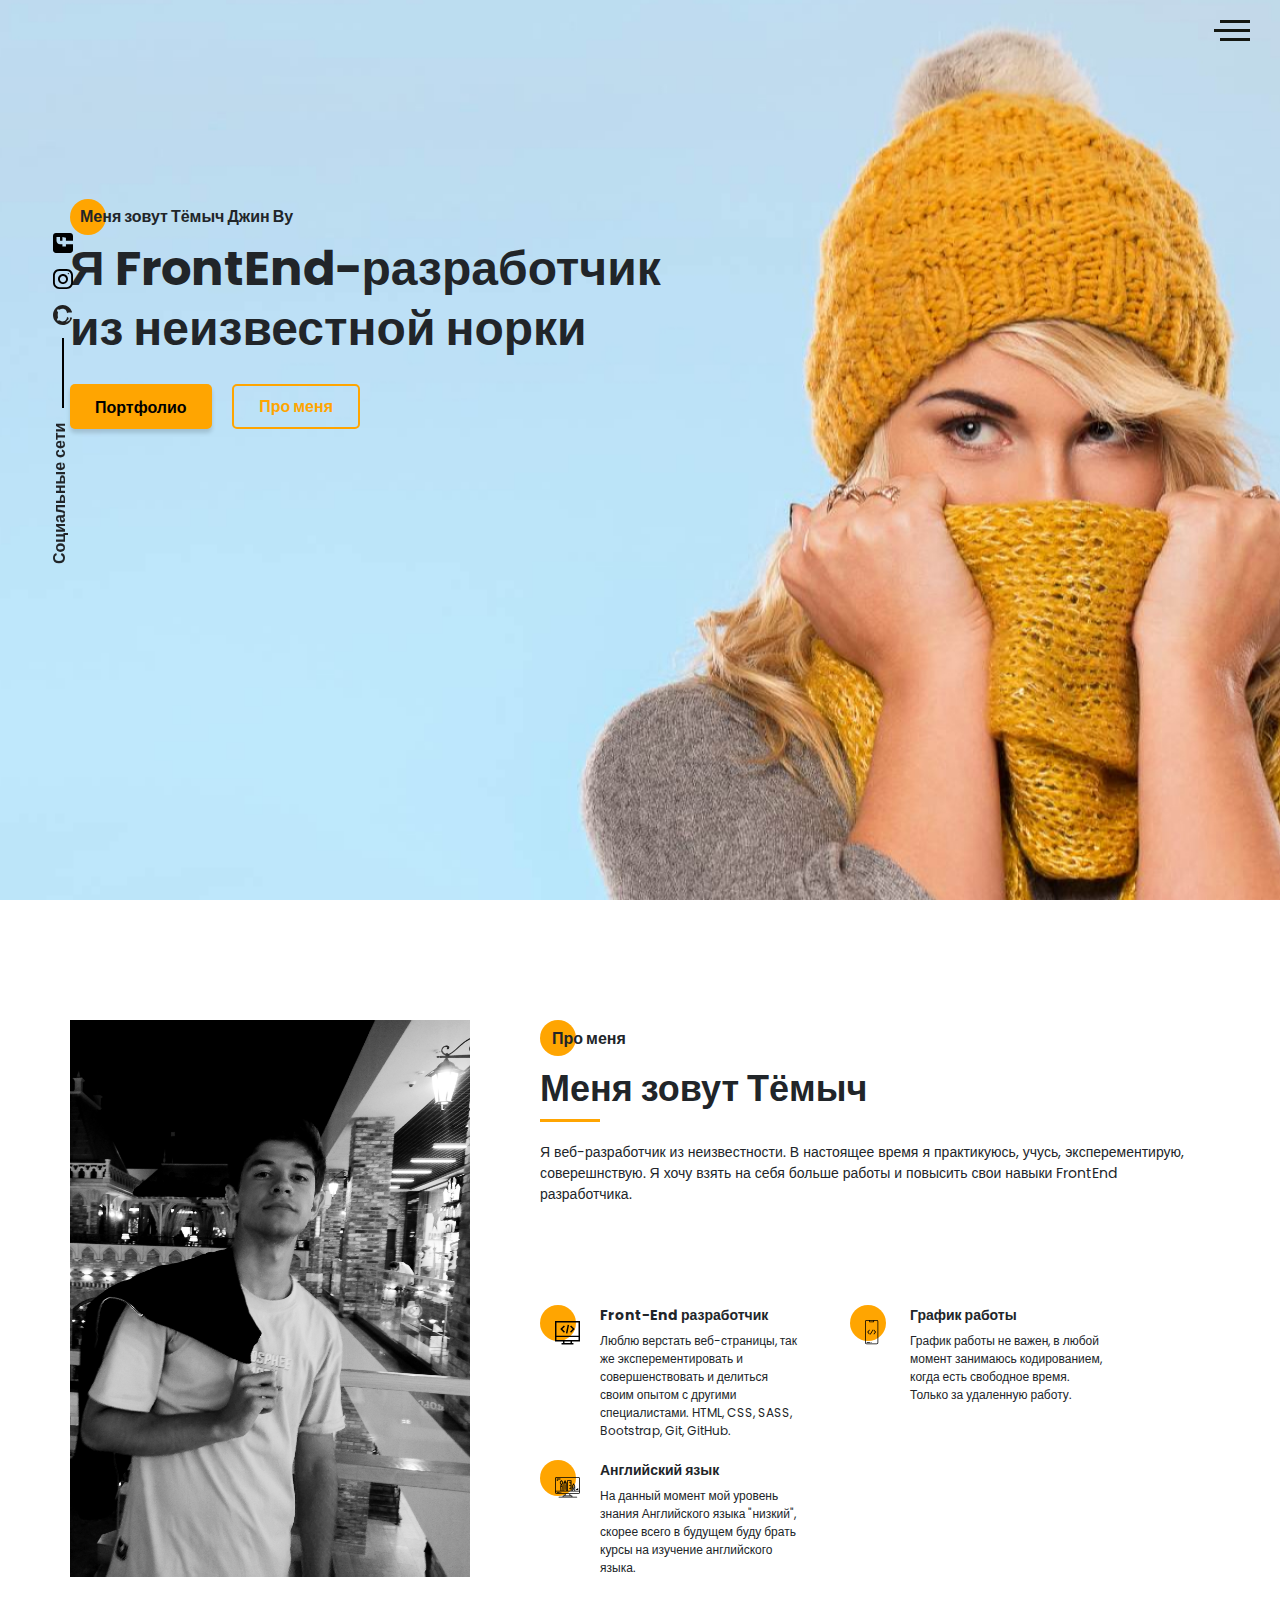
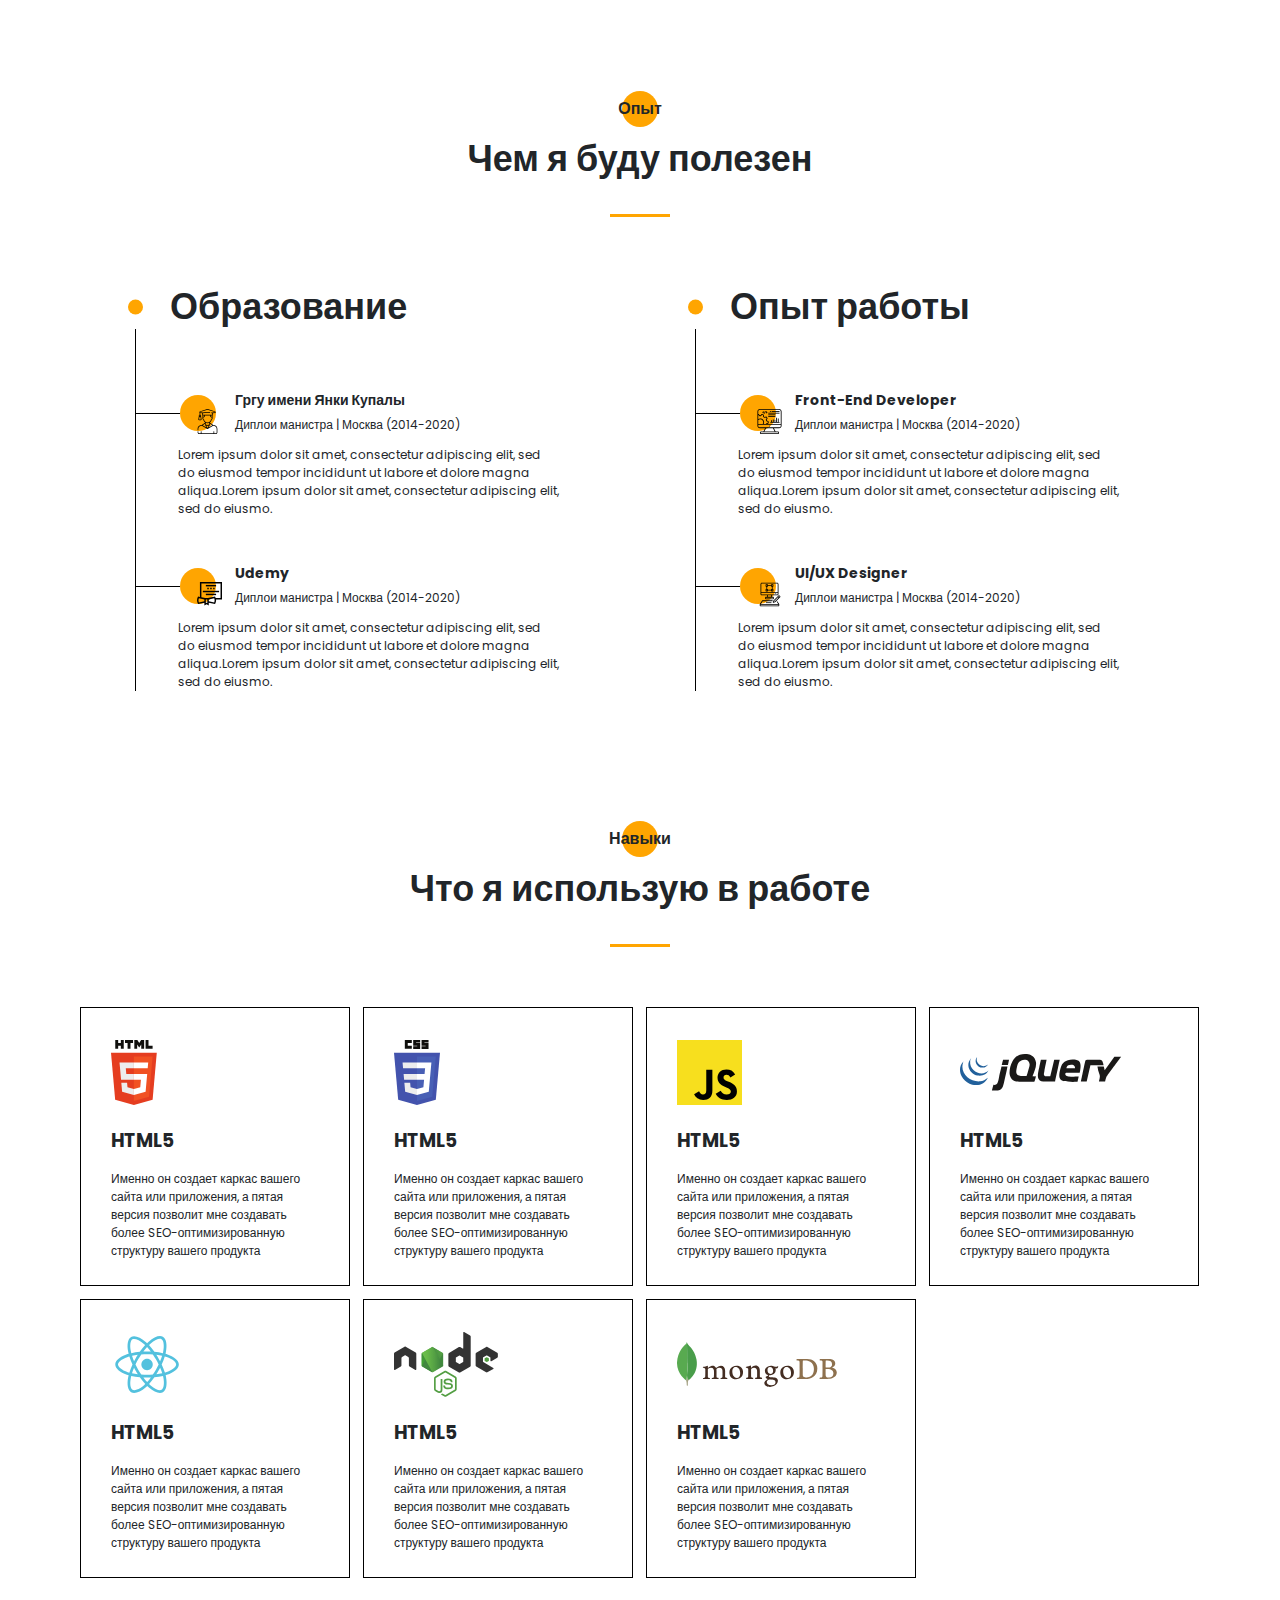
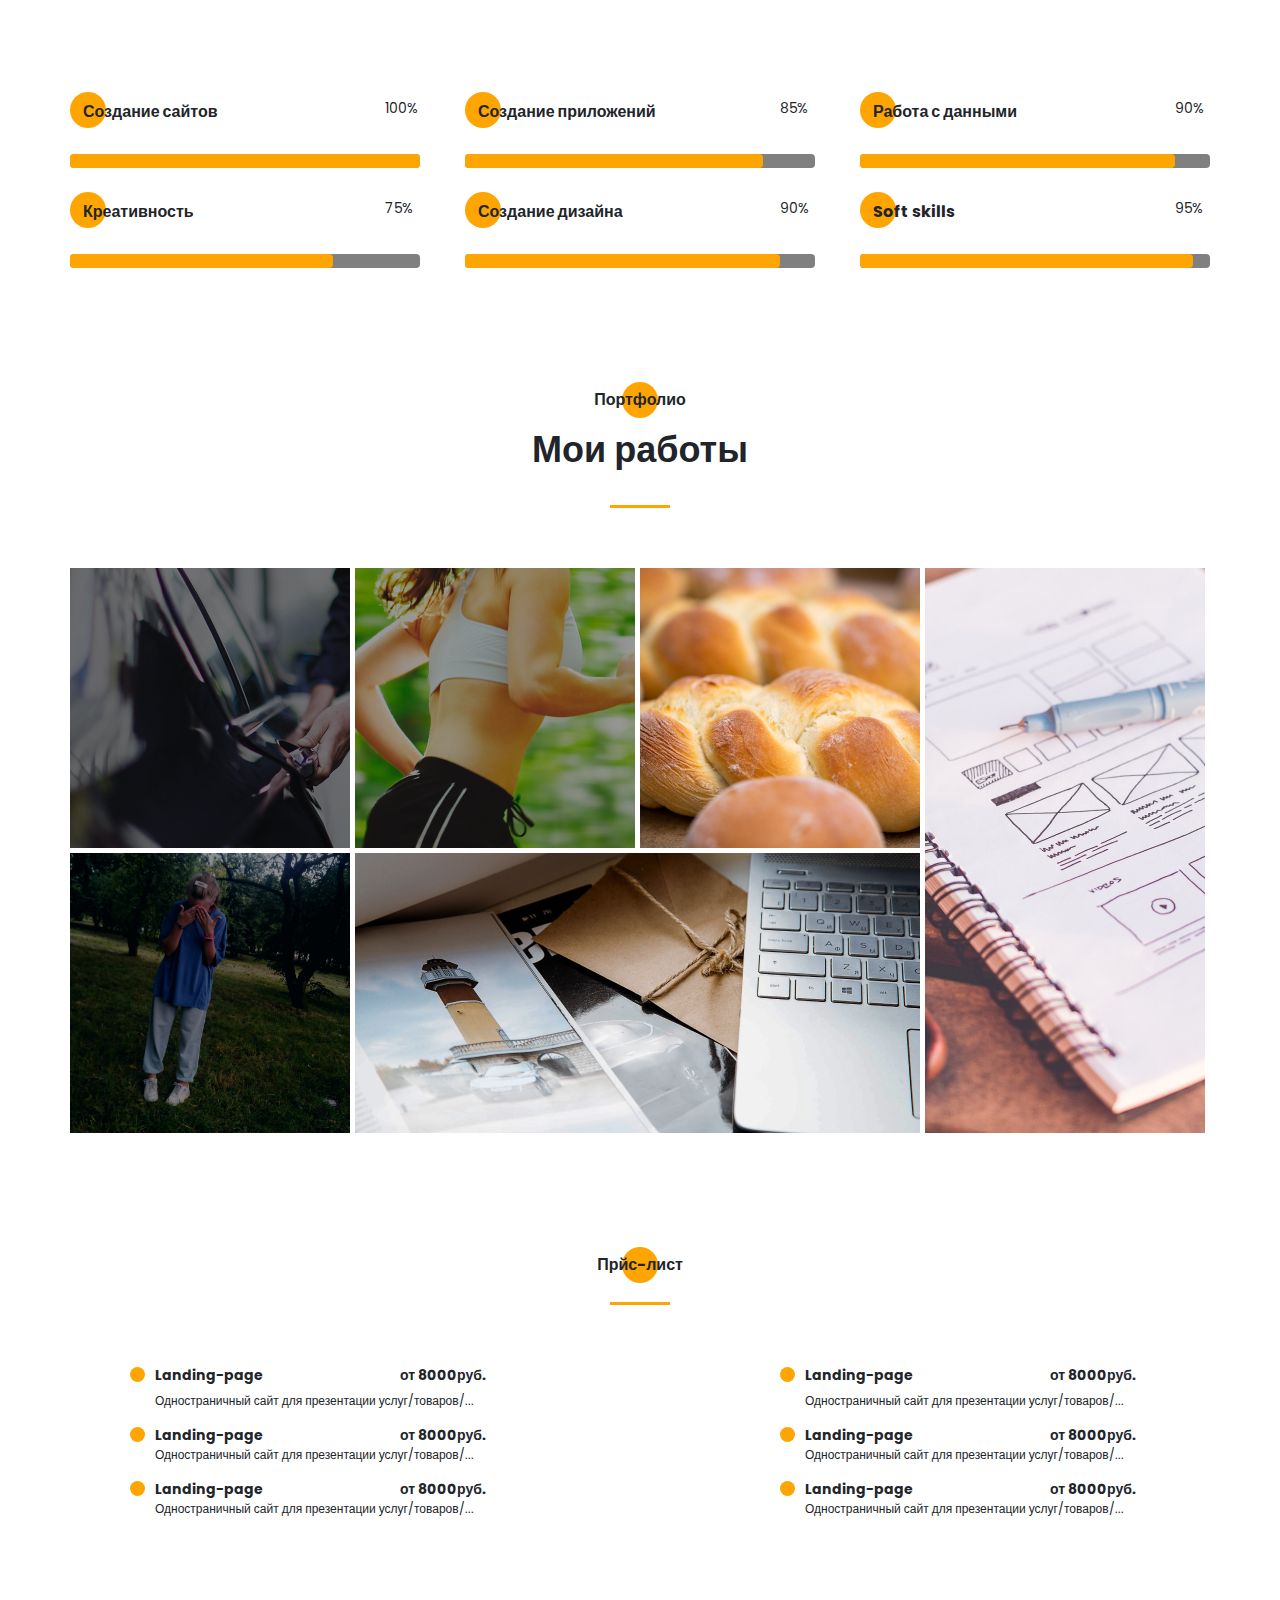
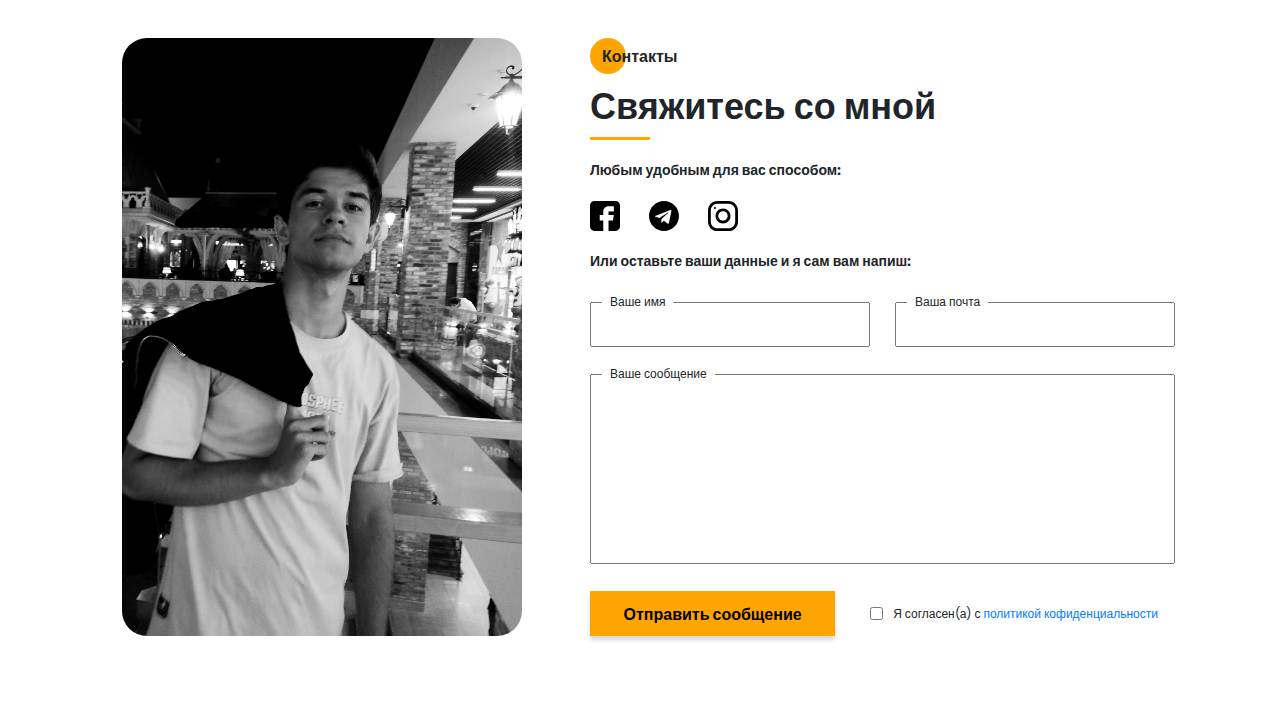
<file: index.html>
<!DOCTYPE html>
<html lang="ru">
<head>
    <meta charset="UTF-8">
    <meta name="viewport" content="width=device-width, initial-scale=1.0">
    <meta http-equiv="X-UA-Compatible" content="ie=edge">
    <title>Portfolio</title>
    <meta name="title" content="Мое портфолио">
    <meta name="description" content="Здесь вы сможете ознакомиться с моими работами и узнать больше обо мне">

    <!-- Open Graph / Facebook -->
    <meta property="og:type" content="website">
    <meta property="og:url" content="https://metatags.io/">
    <meta property="og:title" content="Мое портфолио">
    <meta property="og:description" content="Здесь вы сможете ознакомиться с моими работами и узнать больше обо мне">
    <meta property="og:image" content="https://metatags.io/assets/meta-tags-16a33a6a8531e519cc0936fbba0ad904e52d35f34a46c97a2c9f6f7dd7d336f2.png">

    <!-- Twitter -->
    <meta property="twitter:card" content="summary_large_image">
    <meta property="twitter:url" content="https://metatags.io/">
    <meta property="twitter:title" content="Мое портфолио">
    <meta property="twitter:description" content="Здесь вы сможете ознакомиться с моими работами и узнать больше обо мне">
    <meta property="twitter:image" content="https://metatags.io/assets/meta-tags-16a33a6a8531e519cc0936fbba0ad904e52d35f34a46c97a2c9f6f7dd7d336f2.png">

    <!-- Favicon  -->
    <link rel="apple-touch-icon" sizes="57x57" href="icons/favicon//apple-icon-57x57.png">
    <link rel="apple-touch-icon" sizes="60x60" href="icons/favicon//apple-icon-60x60.png">
    <link rel="apple-touch-icon" sizes="72x72" href="icons/favicon//apple-icon-72x72.png">
    <link rel="apple-touch-icon" sizes="76x76" href="icons/favicon//apple-icon-76x76.png">
    <link rel="apple-touch-icon" sizes="114x114" href="icons/favicon//apple-icon-114x114.png">
    <link rel="apple-touch-icon" sizes="120x120" href="icons/favicon//apple-icon-120x120.png">
    <link rel="apple-touch-icon" sizes="144x144" href="icons/favicon//apple-icon-144x144.png">
    <link rel="apple-touch-icon" sizes="152x152" href="icons/favicon//apple-icon-152x152.png">
    <link rel="apple-touch-icon" sizes="180x180" href="icons/favicon//apple-icon-180x180.png">
    <link rel="icon" type="image/png" sizes="192x192"  href="icons/favicon//android-icon-192x192.png">
    <link rel="icon" type="image/png" sizes="32x32" href="icons/favicon//favicon-32x32.png">
    <link rel="icon" type="image/png" sizes="96x96" href="icons/favicon//favicon-96x96.png">
    <link rel="icon" type="image/png" sizes="16x16" href="icons/favicon//favicon-16x16.png">
    <link rel="manifest" href="icons/favicon//manifest.json">
    <meta name="msapplication-TileColor" content="#ffffff">
    <meta name="msapplication-TileImage" content="icons/favicon//ms-icon-144x144.png">
    <meta name="theme-color" content="#ffffff">
    
    <link rel="stylesheet" href="https://cdnjs.cloudflare.com/ajax/libs/animate.css/4.1.1/animate.min.css">
    <link rel="stylesheet" href="css/style.css">
</head>
<body>
    <aside class="sidepanel">
        <a href="#" class="sidepanel__link"><svg width="20" height="20" viewBox="0 0 20 20" fill="none" xmlns="http://www.w3.org/2000/svg">
            <path d="M-7.46167e-07 2.92969L-1.28061e-07 17.0703C-5.74539e-08 18.6856 1.31439 20 2.92969 20L17.0703 20C18.6856 20 20 18.6856 20 17.0703L20 11.1719L12.9297 11.1719L12.9297 13.5156L9.41406 13.5156L9.41406 11.1719L7.03125 11.1719C5.09262 11.1719 3.51562 9.59488 3.51562 7.65625L3.51562 4.10156L7.03125 4.10156L7.03125 7.65625L9.41406 7.65625L9.41406 4.10156L12.9297 4.6875L12.9297 7.65625L20 7.65625L20 2.92969C20 1.31439 18.6856 -8.16774e-07 17.0703 -7.46167e-07L2.92969 -1.28061e-07C1.31439 -5.74539e-08 -8.16774e-07 1.31439 -7.46167e-07 2.92969Z" fill="black"/>
            </svg>
            </a>
        <a href="#" class="sidepanel__link"><svg width="20" height="20" viewBox="0 0 20 20" fill="none" xmlns="http://www.w3.org/2000/svg">
            <path d="M13.7495 0L6.24951 0C2.79826 0 -0.000488281 2.79875 -0.000488281 6.25L-0.000488281 13.75C-0.000488281 17.2013 2.79826 20 6.24951 20L13.7495 20C17.2008 20 19.9995 17.2013 19.9995 13.75L19.9995 6.25C19.9995 2.79875 17.2008 0 13.7495 0ZM18.1245 13.75C18.1245 16.1625 16.162 18.125 13.7495 18.125L6.24951 18.125C3.83701 18.125 1.87451 16.1625 1.87451 13.75L1.87451 6.25C1.87451 3.8375 3.83701 1.875 6.24951 1.875L13.7495 1.875C16.162 1.875 18.1245 3.8375 18.1245 6.25L18.1245 13.75Z" fill="black"/>
            <path d="M9.99951 5C7.23826 5 4.99951 7.23875 4.99951 10C4.99951 12.7613 7.23826 15 9.99951 15C12.7608 15 14.9995 12.7613 14.9995 10C14.9995 7.23875 12.7608 5 9.99951 5ZM9.99951 13.125C8.27701 13.125 6.87451 11.7225 6.87451 10C6.87451 8.27625 8.27701 6.875 9.99951 6.875C11.722 6.875 13.1245 8.27625 13.1245 10C13.1245 11.7225 11.722 13.125 9.99951 13.125Z" fill="black"/>
            <path d="M15.3745 5.29123C15.7425 5.29123 16.0408 4.99295 16.0408 4.62499C16.0408 4.25703 15.7425 3.95874 15.3745 3.95874C15.0065 3.95874 14.7083 4.25703 14.7083 4.62499C14.7083 4.99295 15.0065 5.29123 15.3745 5.29123Z" fill="black"/>
            </svg>
            </a>
        <a href="#" class="sidepanel__link"><svg width="19" height="20" viewBox="0 0 19 20" fill="none" xmlns="http://www.w3.org/2000/svg">
            <path d="M-4.37114e-07 9.99951C-1.95608e-07 15.5245 4.36167 19.9995 9.74107 19.9995C14.0457 19.9995 17.6962 17.1345 18.9832 13.162C19.0749 12.662 18.7734 12.4787 18.5148 12.4787C18.2835 12.4787 17.6706 12.487 16.8585 12.4912C17.4459 15.2728 15.5517 15.8595 15.5517 15.8595C14.4274 16.3145 14.1267 16.972 14.1267 16.972C13.5228 17.8778 13.5352 16.902 13.5352 16.902C13.603 15.8978 14.5389 15.3703 14.5389 15.3703C16.0283 14.4787 15.5979 13.0295 15.3493 12.4578C14.719 12.3678 14.2903 12.1103 14.0466 11.8245C13.8029 14.0453 12.9652 16.3795 9.23304 16.3795C8.16988 16.3795 7.30085 15.992 6.61933 15.3503C6.37316 15.4628 5.3827 15.8003 4.04116 15.2628C4.04116 15.2628 3.78012 14.4253 5.03988 12.5128C4.82345 11.7128 4.71606 10.8628 4.7111 10.0128C4.71606 9.16284 4.82345 8.31285 5.03988 7.51284C3.78012 5.61285 4.04116 4.77535 4.04116 4.77535C5.3827 4.23785 6.37316 4.57534 6.61933 4.67535C7.30085 4.03785 8.16988 3.65035 9.23304 3.65035C12.9752 3.65035 13.7987 5.98784 14.0383 8.21284C14.3307 7.86284 14.928 7.53784 15.8408 7.53784C17.1444 7.53784 18.1918 7.55034 18.5082 7.55034C18.7635 7.55034 19.0683 7.37534 18.9708 6.86284C17.692 2.86201 14.0391 -0.000488895 9.74107 -0.000488707C4.36167 -0.000488472 -6.7851e-07 4.47701 -4.37114e-07 9.99951Z" fill="#212121"/>
            </svg>
            </a>
        <div class="sidepanel__divider"></div>
        <div class="sidepanel__text"><span>Социальные сети</span></div>
    </aside>

    <div class="menu">
        <div class="menu__block">
            <div class="menu__close">
                <svg width="29" height="30" viewBox="0 0 29 30" fill="none" xmlns="http://www.w3.org/2000/svg">
                    <path d="M17.1568 14.5231L28.4489 3.23075C29.1837 2.49623 29.1837 1.30861 28.4489 0.574085C27.7144 -0.160437 26.5267 -0.160437 25.7922 0.574085L14.4998 11.8665L3.20781 0.574085C2.47295 -0.160437 1.28567 -0.160437 0.551149 0.574085C-0.183716 1.30861 -0.183716 2.49623 0.551149 3.23075L11.8432 14.5231L0.551149 25.8155C-0.183716 26.55 -0.183716 27.7376 0.551149 28.4721C0.917206 28.8385 1.39852 29.0226 1.87948 29.0226C2.36045 29.0226 2.84141 28.8385 3.20781 28.4721L14.4998 17.1798L25.7922 28.4721C26.1586 28.8385 26.6396 29.0226 27.1205 29.0226C27.6015 29.0226 28.0825 28.8385 28.4489 28.4721C29.1837 27.7376 29.1837 26.55 28.4489 25.8155L17.1568 14.5231Z" fill="black"/>
                    </svg>
                    
            </div>

            <nav>
                <ul class="menu__list">
                    <li class="menu__link"><a href="#">ПРО МЕНЯ</a></li>
                    <li class="menu__link"><a href="#">МОЙ ОПЫТ</a></li>
                    <li class="menu__link"><a href="#">МОИ НАВЫКИ</a></li>
                    <li class="menu__link"><a href="#">МОИ РАБОТЫ</a></li>
                    <li class="menu__link"><a href="#">ПРАЙС-ЛИСТ</a></li>
                    <li class="menu__link"><a href="#">КОНТАКТЫ</a></li>
                </ul>
            </nav>

            <div class="menu__social">
                <a href=""><svg width="20" height="19" viewBox="0 0 20 19" fill="none" xmlns="http://www.w3.org/2000/svg">
                    <path d="M10 0C4.475 0 0 4.36167 0 9.74107C0 14.0457 2.865 17.6962 6.8375 18.9832C7.3375 19.0749 7.52083 18.7734 7.52083 18.5148C7.52083 18.2835 7.5125 17.6706 7.50833 16.8585C4.72667 17.4459 4.14 15.5517 4.14 15.5517C3.685 14.4274 3.0275 14.1267 3.0275 14.1267C2.12167 13.5228 3.0975 13.5352 3.0975 13.5352C4.10167 13.603 4.62917 14.5389 4.62917 14.5389C5.52083 16.0283 6.97 15.5979 7.54167 15.3493C7.63167 14.719 7.88917 14.2903 8.175 14.0466C5.95417 13.8029 3.62 12.9652 3.62 9.23304C3.62 8.16988 4.0075 7.30085 4.64917 6.61934C4.53667 6.37317 4.19917 5.3827 4.73667 4.04116C4.73667 4.04116 5.57417 3.78012 7.48667 5.03988C8.28667 4.82345 9.13667 4.71606 9.98667 4.7111C10.8367 4.71606 11.6867 4.82345 12.4867 5.03988C14.3867 3.78012 15.2242 4.04116 15.2242 4.04116C15.7617 5.3827 15.4242 6.37317 15.3242 6.61934C15.9617 7.30085 16.3492 8.16988 16.3492 9.23304C16.3492 12.9752 14.0117 13.7987 11.7867 14.0383C12.1367 14.3307 12.4617 14.928 12.4617 15.8408C12.4617 17.1444 12.4492 18.1918 12.4492 18.5082C12.4492 18.7635 12.6242 19.0683 13.1367 18.9708C17.1375 17.692 20 14.0391 20 9.74107C20 4.36167 15.5225 0 10 0Z" fill="#212121"/>
                    </svg>
                    </a>
                <a href=""><svg width="20" height="20" viewBox="0 0 20 20" fill="none" xmlns="http://www.w3.org/2000/svg">
                    <path d="M13.7495 0L6.24951 0C2.79826 0 -0.000488281 2.79875 -0.000488281 6.25L-0.000488281 13.75C-0.000488281 17.2013 2.79826 20 6.24951 20L13.7495 20C17.2008 20 19.9995 17.2013 19.9995 13.75L19.9995 6.25C19.9995 2.79875 17.2008 0 13.7495 0ZM18.1245 13.75C18.1245 16.1625 16.162 18.125 13.7495 18.125L6.24951 18.125C3.83701 18.125 1.87451 16.1625 1.87451 13.75L1.87451 6.25C1.87451 3.8375 3.83701 1.875 6.24951 1.875L13.7495 1.875C16.162 1.875 18.1245 3.8375 18.1245 6.25L18.1245 13.75Z" fill="black"/>
                    <path d="M9.99951 5C7.23826 5 4.99951 7.23875 4.99951 10C4.99951 12.7613 7.23826 15 9.99951 15C12.7608 15 14.9995 12.7613 14.9995 10C14.9995 7.23875 12.7608 5 9.99951 5ZM9.99951 13.125C8.27701 13.125 6.87451 11.7225 6.87451 10C6.87451 8.27625 8.27701 6.875 9.99951 6.875C11.722 6.875 13.1245 8.27625 13.1245 10C13.1245 11.7225 11.722 13.125 9.99951 13.125Z" fill="black"/>
                    <path d="M15.3745 5.29123C15.7425 5.29123 16.0408 4.99295 16.0408 4.62499C16.0408 4.25703 15.7425 3.95874 15.3745 3.95874C15.0065 3.95874 14.7083 4.25703 14.7083 4.62499C14.7083 4.99295 15.0065 5.29123 15.3745 5.29123Z" fill="black"/>
                    </svg>
                    </a>
                <a href=""><svg width="20" height="20" viewBox="0 0 20 20" fill="none" xmlns="http://www.w3.org/2000/svg">
                    <path d="M17.0698 0L2.9292 0C1.3139 0 -0.000488281 1.31439 -0.000488281 2.92969L-0.000488281 17.0703C-0.000488281 18.6856 1.3139 20 2.9292 20L8.82764 20L8.82764 12.9297L6.48389 12.9297L6.48389 9.41406L8.82764 9.41406L8.82764 7.03125C8.82764 5.09262 10.4046 3.51563 12.3433 3.51563L15.8979 3.51563L15.8979 7.03125L12.3433 7.03125L12.3433 9.41406L15.8979 9.41406L15.312 12.9297L12.3433 12.9297L12.3433 20L17.0698 20C18.6851 20 19.9995 18.6856 19.9995 17.0703L19.9995 2.92969C19.9995 1.31439 18.6851 0 17.0698 0Z" fill="black"/>
                    </svg>
                    </a>
            </div>

        </div>
         <div class="menu__overlay">

        </div>  
    </div>

     <section class="promo">
        <div class="hamburger">
            <span></span>
            <span class="long"></span>
            <span></span>
        </div>
        <div class="container">
            <div class="title title_fz16  promo__subtitle">Меня зовут Тёмыч Джин Ву</div>
            <h1  class="title title_fz48 promo__title">Я FrontEnd-разработчик из неизвестной норки</h1> 
            <div class="promo__btns">
                <a href="" class="promo__link btn">Портфолио</a>
                <a href="" class="promo__link promo__link1">Про меня</a>
            </div>
        </div>
    </section>

     <section class="about">
        <div class="container">
            <div class="about__wrapper">
                <div class="about__photo">
                    <img src="img/eZfopbhqO3M.jpg" alt="photo">
                </div>
                <div class="about__descr">
                    <h2 class="title title_fz16 about__title">Про меня</h2>
                    <div class="title title_fz36 about__subtitle">Меня зовут Тёмыч</div>
                    <div class="divider"></div>

                    <p class="about__text">Я веб-разработчик из неизвестности. В настоящее время я практикуюсь, учусь, эксперементирую, соверешнствую. Я хочу взять на себя больше работы и повысить свои навыки FrontEnd разработчика.</p>

                </div>
                <div class="about__skills">
                    <div class="about__skills-item">
                        <div class="about__skills-circle">
                            <img src="icons/about_me/web_development.svg" alt="web-dev">
                        </div>
                        <div>
                            <div class="title title_fz14">
                                Front-End разработчик
                            </div>
                            <div class="about__skills-text">
                                Люблю верстать веб-страницы, так же эксперементировать и совершенствовать и делиться своим опытом с другими специалистами. HTML, CSS, SASS, Bootstrap, Git, GitHub.
                            </div>
                        </div>
                    </div>
                    <div class="about__skills-item">
                        <div class="about__skills-circle">
                            <img src="icons/about_me/mobile_dev.svg" alt="web-mob">
                        </div>
                        <div>
                            <div class="title title_fz14">
                                График работы
                            </div>
                            <div class="about__skills-text">
                                График работы не важен, в любой момент занимаюсь кодированием, когда есть свободное время. Только за удаленную работу.
                            </div>
                        </div>
                    </div>
                    <div class="about__skills-item">
                        <div class="about__skills-circle">
                            <img src="icons/about_me/design.svg" alt="web-diz">
                        </div>
                        <div>
                            <div class="title title_fz14">
                                Английский язык
                            </div>
                            <div class="about__skills-text">
                                На данный момент мой уровень знания Английского языка "низкий", скорее всего в будущем буду брать курсы на изучение английского языка.
                            </div>
                        </div>
                    </div>
                </div>



            </div>
        </div>
    </section>

    <section class="resume">
        <div class="container">
            <h2 class="title title_fz16 title__section-title">Опыт</h2>
            <div class="title title_fz36 title__section-subtitle">Чем я буду полезен</div>
            <div class="divider"></div>

            <div class="resume__wrapper">
                <div class="resume__column">
                    <h3 class="title title__fz20 resume__column-title">Образование</h3>
                    <ul>
                        <li>
                            <div class="resume__item">
                                <div class="resume__item-head">
                                    <div class="resume__item-icon">
                                        <img src="icons/experience/university.svg" alt="university">
                                    </div>
                                    <h4 class="title title_fz14">Гргу имени Янки Купалы</h4>
                                    <div class="resume__item-location">Диплои манистра | Москва (2014-2020)</div>
                                </div>
                                <div class="resume__item-body">Lorem ipsum dolor sit amet, consectetur adipiscing elit, sed do eiusmod tempor incididunt ut labore et dolore magna aliqua.Lorem ipsum dolor sit amet, consectetur adipiscing elit, sed do eiusmo. </div>
                            </div>
                        </li>
                        <li>
                            <div class="resume__item">
                                <div class="resume__item-head">
                                    <div class="resume__item-icon">
                                        <img src="icons/experience/courses.svg" alt="university">
                                    </div>
                                    <h4 class="title title_fz14">Udemy</h4>
                                    <div class="resume__item-location">Диплои манистра | Москва (2014-2020)</div>
                                </div>
                                <div class="resume__item-body">Lorem ipsum dolor sit amet, consectetur adipiscing elit, sed do eiusmod tempor incididunt ut labore et dolore magna aliqua.Lorem ipsum dolor sit amet, consectetur adipiscing elit, sed do eiusmo. </div>
                            </div>
                        </li>
                    </ul>
                </div>
                <div class="resume__column">
                    <h3 class="title title__fz20 resume__column-title">Опыт работы</h3>
                    <ul>
                        <li>
                            <div class="resume__item">
                                <div class="resume__item-head">
                                    <div class="resume__item-icon">
                                        <img src="icons/experience/developer.svg" alt="university">
                                    </div>
                                    <h4 class="title title_fz14">Front-End Developer</h4>
                                    <div class="resume__item-location">Диплои манистра | Москва (2014-2020)</div>
                                </div>
                                <div class="resume__item-body">Lorem ipsum dolor sit amet, consectetur adipiscing elit, sed do eiusmod tempor incididunt ut labore et dolore magna aliqua.Lorem ipsum dolor sit amet, consectetur adipiscing elit, sed do eiusmo. </div>
                            </div>
                        </li>
                        <li>
                            <div class="resume__item">
                                <div class="resume__item-head">
                                    <div class="resume__item-icon">
                                        <img src="icons/experience/designer.svg" alt="university">
                                    </div>
                                    <h4 class="title title_fz14">UI/UX Designer</h4>
                                    <div class="resume__item-location">Диплои манистра | Москва (2014-2020)</div>
                                </div>
                                <div class="resume__item-body">Lorem ipsum dolor sit amet, consectetur adipiscing elit, sed do eiusmod tempor incididunt ut labore et dolore magna aliqua.Lorem ipsum dolor sit amet, consectetur adipiscing elit, sed do eiusmo. </div>
                            </div>
                        </li>
                        
                        
                    </ul>
                </div>
            </div>
        </div>
    </section>

    <section class="skills">
        <div class="container">
            <h2 class="title title_fz16 title__section-title">Навыки</h2>
            <div class="title title_fz36 title__section-subtitle">Что я использую в работе</div>
            <div class="divider"></div>

            <div class="skills__items">
                <div class="skills__item">
                    <div class="skills__item-img">
                        <img src="icons/html5.svg" alt="HTML5">
                    </div>
                    <h3>HTML5</h3>
                    <p>Именно он создает каркас вашего сайта или приложения, а пятая версия позволит мне создавать более SEO-оптимизированную структуру вашего продукта</p>
                </div>
                <div class="skills__item">
                    <div class="skills__item-img">
                        <img src="icons/skills/css3.svg" alt="CCS3">
                    </div>
                    <h3>HTML5</h3>
                    <p>Именно он создает каркас вашего сайта или приложения, а пятая версия позволит мне создавать более SEO-оптимизированную структуру вашего продукта</p>
                </div>
                <div class="skills__item">
                    <div class="skills__item-img">
                        <img src="icons/skills/js.svg" alt="JS">
                    </div>
                    <h3>HTML5</h3>
                    <p>Именно он создает каркас вашего сайта или приложения, а пятая версия позволит мне создавать более SEO-оптимизированную структуру вашего продукта</p>
                </div>
                <div class="skills__item">
                    <div class="skills__item-img">
                        <img src="icons/skills/Jquery.svg" alt="Jquery">
                    </div>
                    <h3>HTML5</h3>
                    <p>Именно он создает каркас вашего сайта или приложения, а пятая версия позволит мне создавать более SEO-оптимизированную структуру вашего продукта</p>
                </div>
                <div class="skills__item">
                    <div class="skills__item-img">
                        <img src="icons/skills/react.svg" alt="React">
                    </div>
                    <h3>HTML5</h3>
                    <p>Именно он создает каркас вашего сайта или приложения, а пятая версия позволит мне создавать более SEO-оптимизированную структуру вашего продукта</p>
                </div>
                <div class="skills__item">
                    <div class="skills__item-img">
                        <img src="icons/skills/node.js.svg" alt="Noje">
                    </div>
                    <h3>HTML5</h3>
                    <p>Именно он создает каркас вашего сайта или приложения, а пятая версия позволит мне создавать более SEO-оптимизированную структуру вашего продукта</p>
                </div>
                <div class="skills__item">
                    <div class="skills__item-img">
                        <img src="icons/skills/mongo.db.svg" alt="Mongo">
                    </div>
                    <h3>HTML5</h3>
                    <p>Именно он создает каркас вашего сайта или приложения, а пятая версия позволит мне создавать более SEO-оптимизированную структуру вашего продукта</p>
                </div>
            </div>

            <div class="skills__retings">
                <div class="skills__retings-item">
                    <div class="title title_fz16 skills__retings-title" >Создание сайтов</div>
                    <div class="skills__retings-counter">100%</div>
                    <div class="skills__retings-line">
                        <span></span>
                    </div>
                </div>
                <div class="skills__retings-item">
                    <div class="title title_fz16 skills__retings-title" >Создание приложений</div>
                    <div class="skills__retings-counter">85%</div>
                    <div class="skills__retings-line">
                        <span style="width: 85%;"></span>
                    </div>
                </div>
                <div class="skills__retings-item">
                    <div class="title title_fz16 skills__retings-title" >Работа с данными</div>
                    <div class="skills__retings-counter">90%</div>
                    <div class="skills__retings-line">
                        <span style="width: 90%;"></span>
                    </div>
                </div>
                <div class="skills__retings-item">
                    <div class="title title_fz16 skills__retings-title" >Креативность</div>
                    <div class="skills__retings-counter">75%</div>
                    <div class="skills__retings-line">
                        <span style="width: 75%;"></span>
                    </div>
                </div>
                <div class="skills__retings-item">
                    <div class="title title_fz16 skills__retings-title" >Создание дизайна</div>
                    <div class="skills__retings-counter">90%</div>
                    <div class="skills__retings-line">
                        <span style="width: 90%;"></span>
                    </div>
                </div>
                <div class="skills__retings-item">
                    <div class="title title_fz16 skills__retings-title" >Soft skills</div>
                    <div class="skills__retings-counter">95%</div>
                    <div class="skills__retings-line">
                        <span style="width: 95%;"></span>
                    </div>
                </div>
                
            </div>
            
        
        </div>
    </section>
    
    <section class="portfolio">
        <div class="container">
            <h2 class="title title_fz16 title__section-title">Портфолио</h2>
            <div class="title title_fz36 title__section-subtitle">Мои работы</div>
            <div class="divider"></div>

             <div class="portfolio__wrapper">
                <a href="https://mail.ru/" class="portfolio__item">
                    <img src="img/works/uber.jpg" alt="uber">
                </a>
                <a href="#" class="portfolio__item">
                    <img src="img/works/pulse.jpg" alt="pulse">
                </a>
                <a href="#" class="portfolio__item">
                    <img src="img/works/bread.jpg" alt="bread">
                </a>
                <a href="#" class="portfolio__item vertikal">
                    <img src="img/works/plans.jpg" alt="plans">
                </a>
                <a href="#" class="portfolio__item">
                    <img src="img/works/MJNkQn_SeKk.jpg" alt="ipad">
                </a>
                <a href="#" class="portfolio__item horizontal">
                    <img src="img/works/mac.jpg" alt="mac">
                </a>
            </div> 

        </div>
    </section>

    <section class="contacts">
        <div class="container">
            <h2 class="title title_fz16 title__section-title">Прйс-лист</h2>
            <div class="divider"></div>

            <div class="contacts__wrapper">
                <div class="contacts__item">
                    <div class="title title_fz14 contacts__wrapper-title">Landing-page</div>
                    <div class="contacts__wrapper-counter">от 8000руб.</div>
                    <p>Одностраничный сайт для презентации услуг/товаров/...</p>
                </div>
                <div class="contacts__item">
                    <div class="title title_fz14 contacts__wrapper-title">Landing-page</div>
                    <div class="contacts__wrapper-counter">от 8000руб.</div>
                    <p>Одностраничный сайт для презентации услуг/товаров/...</p>
                </div>
                <div class="contacts__item">
                    <div class="title title_fz14 contacts__wrapper-title">Landing-page</div>
                    <div class="contacts__wrapper-counter">от 8000руб.</div>
                    <p>Одностраничный сайт для презентации услуг/товаров/...</p>
                </div>
                <div class="contacts__item">
                    <div class="title title_fz14 contacts__wrapper-title">Landing-page</div>
                    <div class="contacts__wrapper-counter">от 8000руб.</div>
                    <p>Одностраничный сайт для презентации услуг/товаров/...</p>
                </div>
                <div class="contacts__item">
                    <div class="title title_fz14 contacts__wrapper-title">Landing-page</div>
                    <div class="contacts__wrapper-counter">от 8000руб.</div>
                    <p>Одностраничный сайт для презентации услуг/товаров/...</p>
                </div>
                <div class="contacts__item">
                    <div class="title title_fz14 contacts__wrapper-title">Landing-page</div>
                    <div class="contacts__wrapper-counter">от 8000руб.</div>
                    <p>Одностраничный сайт для презентации услуг/товаров/...</p>
                </div>
                

            </div>
        </div>
    </section>

    <section class="info">
        <div class="container">
            <div class="info__wrapper">
                <div class="info__photo">
                    <img src="img/eZfopbhqO3M.jpg" alt="photo">
                </div>
                <div class="info__descr">
                    <h2 class="title title_fz16 info__title">Контакты</h2>
                    <div class="title title_fz36 info__subtitle">Свяжитесь со мной</div>
                    <div class="divider"></div>

                    <div class="title title_fz14 info__text">
                        Любым удобным для вас способом:
                    </div>
                    <div class="info__social">
                        <a href="#" class="info__link">
                            <img src="icons/social_info/Facebook.svg" alt="facebook">
                        </a>
                        <a href="#" class="info__link">
                            <img src="icons/social_info/Telegram.svg" alt="telegram">
                        </a>
                        <a href="#" class="info__link">
                            <img src="icons/social_info/Instagram.svg " alt="instagram">
                        </a>
                    </div>
                    

                    <div class="title title_fz14 info__text">
                        Или оставьте ваши данные и я сам вам напиш:
                    </div>
                    

                    <form action="#" class="info__form">
                        <div class="info__input">
                            <input required name="name" id="name" type="text">
                            <label for="name">Ваше имя</label>
                        </div>
                        <div class="info__input">
                            <input required name="email" id="email" type="email">
                            <label for="email">Ваша почта</label>
                        </div>
                        <div class="info__textarea">
                            <textarea name="text" id="text"></textarea>
                            <label for="text">Ваше сообщение</label>
                        </div>

                        <div class="info__triggers">
                            <button  class="info__btn btn">Отправить сообщение</button>
                            <div class="info__policy">
                                <input required type="checkbox">
                                <span>Я согласен(а) с <a href=" /src/policy.html"> политикой кофиденциальности</a></span>
                            </div>
                        </div>
                    </form>
                </div>
                     


                </div>
            
        </div>
    </section> 
     

    <script src="js/script.js"></script>
</body>
</html>
</file>
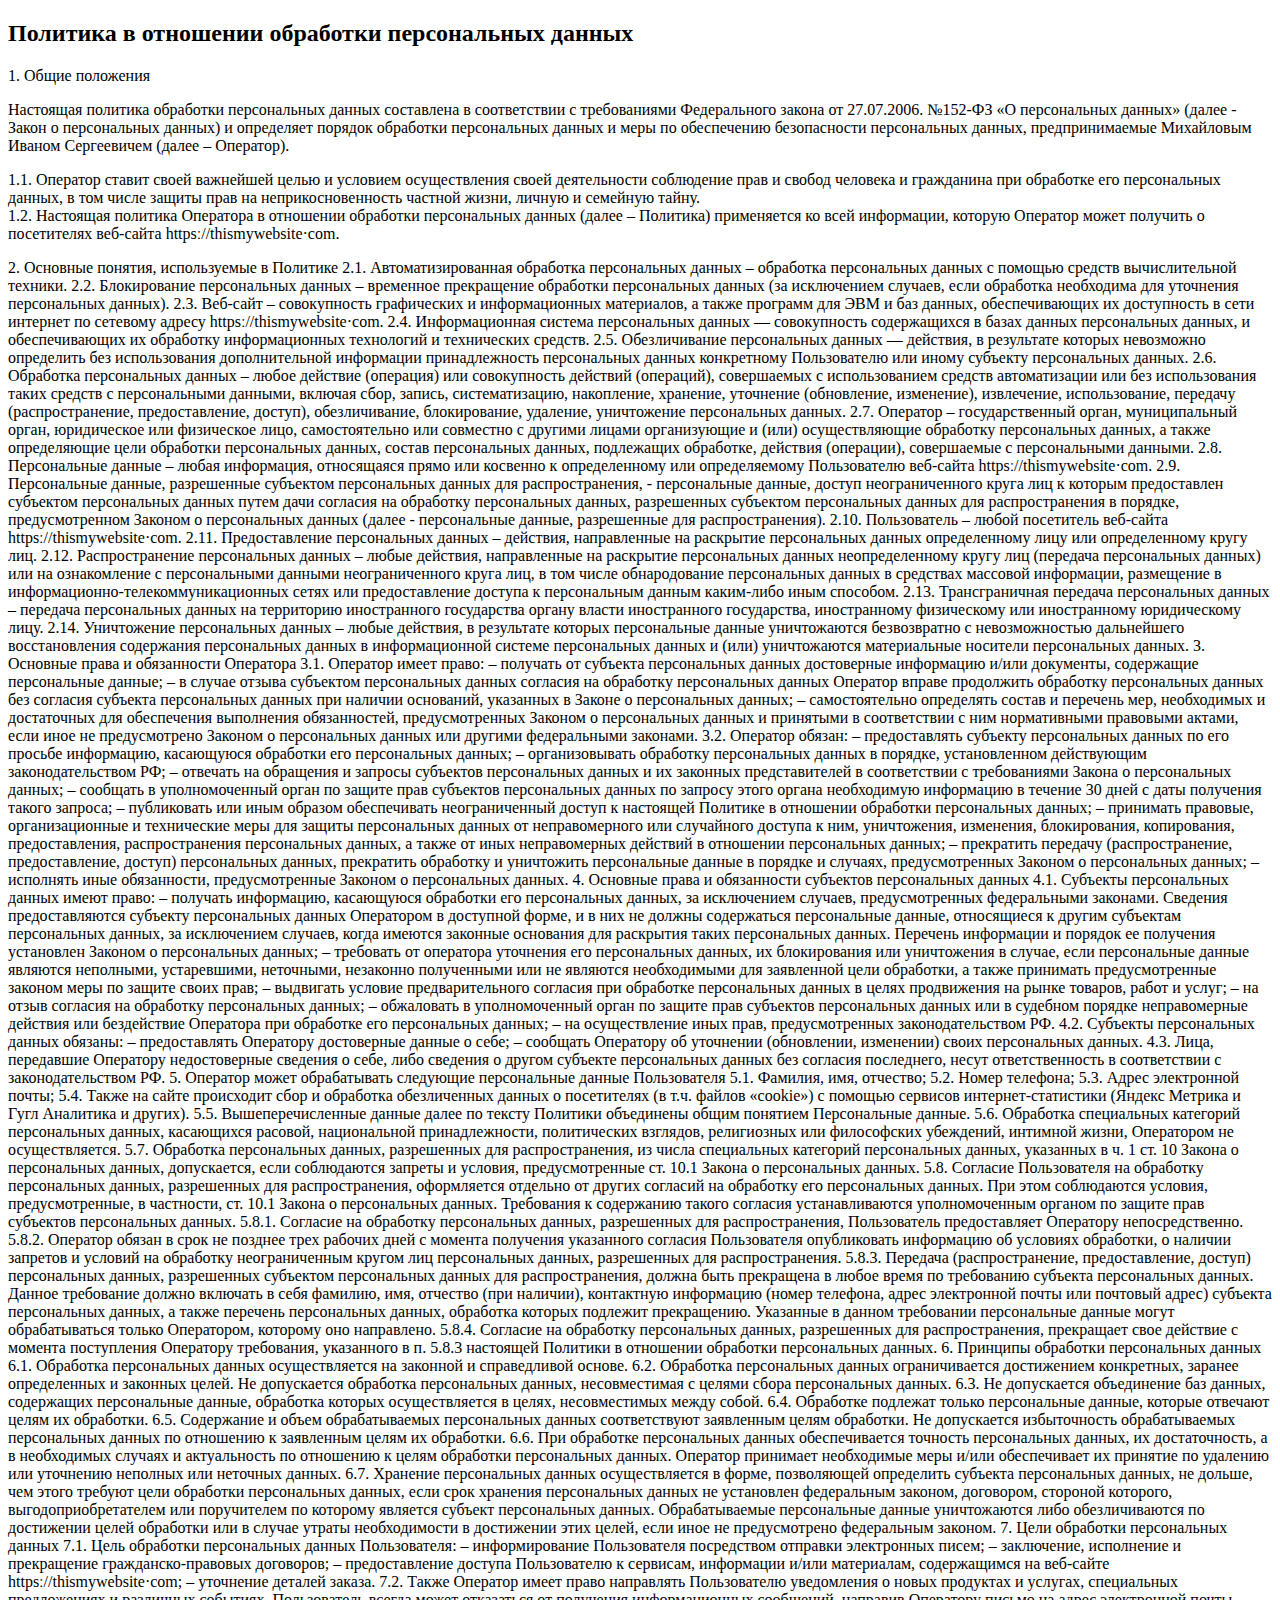
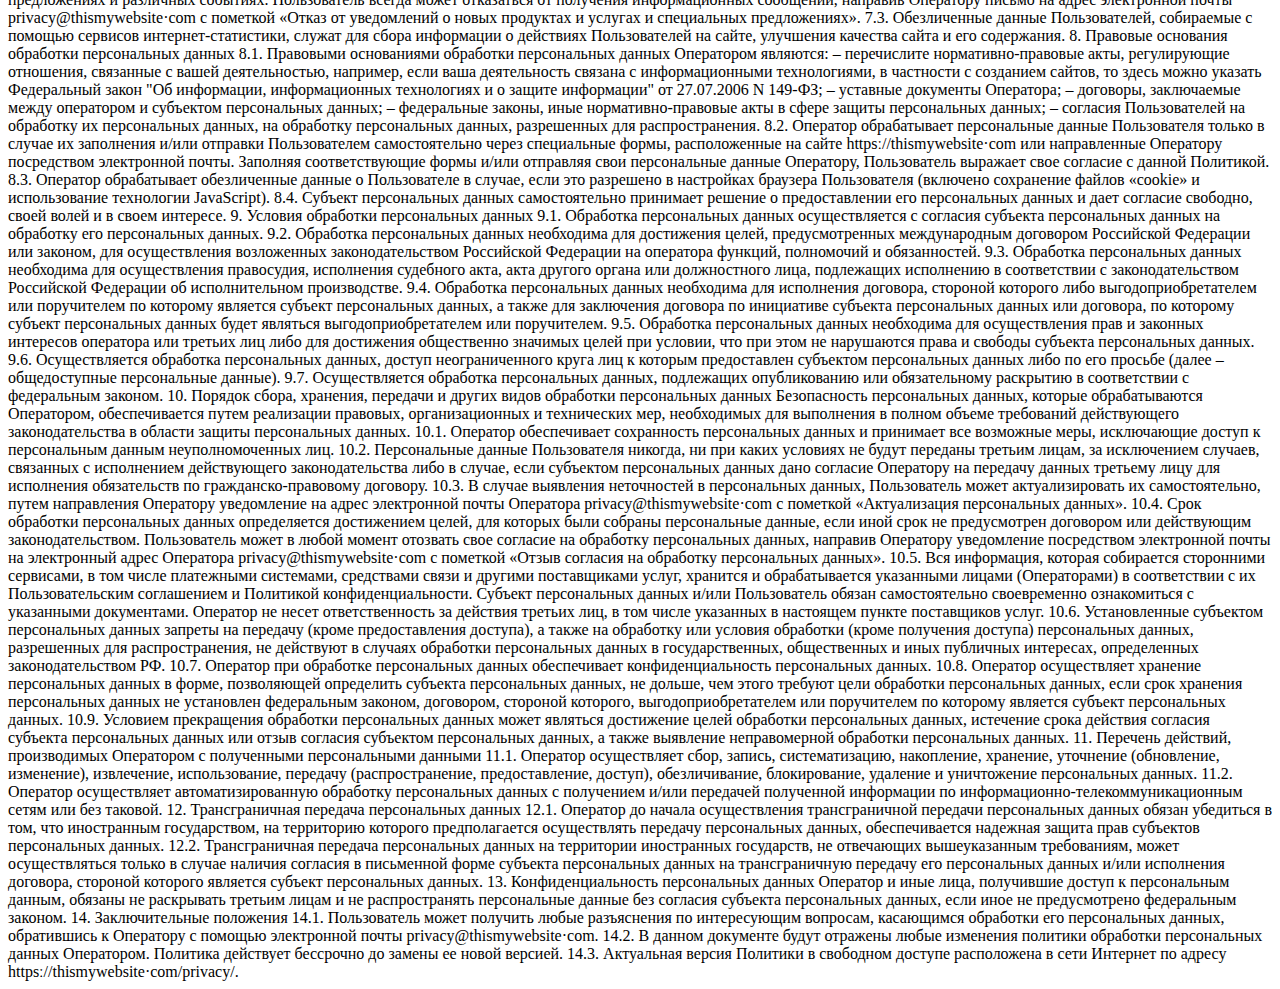
<file: policy.html>
<!DOCTYPE html>
<html lang="en">
<head>
    <meta charset="UTF-8">
    <meta http-equiv="X-UA-Compatible" content="IE=edge">
    <meta name="viewport" content="width=device-width, initial-scale=1.0">
    <title>Policy</title>
</head>
<body>
    <h2>Политика в отношении обработки персональных данных</h2>
<p>1. Общие положения</p>
<p>Настоящая политика обработки персональных данных составлена в соответствии с требованиями Федерального закона от 27.07.2006. №152-ФЗ «О персональных данных» (далее - Закон о персональных данных) и определяет порядок обработки персональных данных и меры по обеспечению безопасности персональных данных, предпринимаемые Михайловым Иваном Сергеевичем (далее – Оператор).</p>
<p>1.1. Оператор ставит своей важнейшей целью и условием осуществления своей деятельности соблюдение прав и свобод человека и гражданина при обработке его персональных данных, в том числе защиты прав на неприкосновенность частной жизни, личную и семейную тайну.
   <br> 1.2. Настоящая политика Оператора в отношении обработки персональных данных (далее – Политика) применяется ко всей информации, которую Оператор может получить о посетителях веб-сайта httpsː//thismywebsite·com.</p>
2. Основные понятия, используемые в Политике
2.1. Автоматизированная обработка персональных данных – обработка персональных данных с помощью средств вычислительной техники.
2.2. Блокирование персональных данных – временное прекращение обработки персональных данных (за исключением случаев, если обработка необходима для уточнения персональных данных).
2.3. Веб-сайт – совокупность графических и информационных материалов, а также программ для ЭВМ и баз данных, обеспечивающих их доступность в сети интернет по сетевому адресу httpsː//thismywebsite·com.
2.4. Информационная система персональных данных — совокупность содержащихся в базах данных персональных данных, и обеспечивающих их обработку информационных технологий и технических средств.
2.5. Обезличивание персональных данных — действия, в результате которых невозможно определить без использования дополнительной информации принадлежность персональных данных конкретному Пользователю или иному субъекту персональных данных.
2.6. Обработка персональных данных – любое действие (операция) или совокупность действий (операций), совершаемых с использованием средств автоматизации или без использования таких средств с персональными данными, включая сбор, запись, систематизацию, накопление, хранение, уточнение (обновление, изменение), извлечение, использование, передачу (распространение, предоставление, доступ), обезличивание, блокирование, удаление, уничтожение персональных данных.
2.7. Оператор – государственный орган, муниципальный орган, юридическое или физическое лицо, самостоятельно или совместно с другими лицами организующие и (или) осуществляющие обработку персональных данных, а также определяющие цели обработки персональных данных, состав персональных данных, подлежащих обработке, действия (операции), совершаемые с персональными данными.
2.8. Персональные данные – любая информация, относящаяся прямо или косвенно к определенному или определяемому Пользователю веб-сайта httpsː//thismywebsite·com.
2.9. Персональные данные, разрешенные субъектом персональных данных для распространения, - персональные данные, доступ неограниченного круга лиц к которым предоставлен субъектом персональных данных путем дачи согласия на обработку персональных данных, разрешенных субъектом персональных данных для распространения в порядке, предусмотренном Законом о персональных данных (далее - персональные данные, разрешенные для распространения).
2.10. Пользователь – любой посетитель веб-сайта httpsː//thismywebsite·com.
2.11. Предоставление персональных данных – действия, направленные на раскрытие персональных данных определенному лицу или определенному кругу лиц.
2.12. Распространение персональных данных – любые действия, направленные на раскрытие персональных данных неопределенному кругу лиц (передача персональных данных) или на ознакомление с персональными данными неограниченного круга лиц, в том числе обнародование персональных данных в средствах массовой информации, размещение в информационно-телекоммуникационных сетях или предоставление доступа к персональным данным каким-либо иным способом.
2.13. Трансграничная передача персональных данных – передача персональных данных на территорию иностранного государства органу власти иностранного государства, иностранному физическому или иностранному юридическому лицу.
2.14. Уничтожение персональных данных – любые действия, в результате которых персональные данные уничтожаются безвозвратно с невозможностью дальнейшего восстановления содержания персональных данных в информационной системе персональных данных и (или) уничтожаются материальные носители персональных данных.
3. Основные права и обязанности Оператора
3.1. Оператор имеет право:
– получать от субъекта персональных данных достоверные информацию и/или документы, содержащие персональные данные;
– в случае отзыва субъектом персональных данных согласия на обработку персональных данных Оператор вправе продолжить обработку персональных данных без согласия субъекта персональных данных при наличии оснований, указанных в Законе о персональных данных;
– самостоятельно определять состав и перечень мер, необходимых и достаточных для обеспечения выполнения обязанностей, предусмотренных Законом о персональных данных и принятыми в соответствии с ним нормативными правовыми актами, если иное не предусмотрено Законом о персональных данных или другими федеральными законами.
3.2. Оператор обязан:
– предоставлять субъекту персональных данных по его просьбе информацию, касающуюся обработки его персональных данных;
– организовывать обработку персональных данных в порядке, установленном действующим законодательством РФ;
– отвечать на обращения и запросы субъектов персональных данных и их законных представителей в соответствии с требованиями Закона о персональных данных;
– сообщать в уполномоченный орган по защите прав субъектов персональных данных по запросу этого органа необходимую информацию в течение 30 дней с даты получения такого запроса;
– публиковать или иным образом обеспечивать неограниченный доступ к настоящей Политике в отношении обработки персональных данных;
– принимать правовые, организационные и технические меры для защиты персональных данных от неправомерного или случайного доступа к ним, уничтожения, изменения, блокирования, копирования, предоставления, распространения персональных данных, а также от иных неправомерных действий в отношении персональных данных;
– прекратить передачу (распространение, предоставление, доступ) персональных данных, прекратить обработку и уничтожить персональные данные в порядке и случаях, предусмотренных Законом о персональных данных;
– исполнять иные обязанности, предусмотренные Законом о персональных данных.
4. Основные права и обязанности субъектов персональных данных
4.1. Субъекты персональных данных имеют право:
– получать информацию, касающуюся обработки его персональных данных, за исключением случаев, предусмотренных федеральными законами. Сведения предоставляются субъекту персональных данных Оператором в доступной форме, и в них не должны содержаться персональные данные, относящиеся к другим субъектам персональных данных, за исключением случаев, когда имеются законные основания для раскрытия таких персональных данных. Перечень информации и порядок ее получения установлен Законом о персональных данных;
– требовать от оператора уточнения его персональных данных, их блокирования или уничтожения в случае, если персональные данные являются неполными, устаревшими, неточными, незаконно полученными или не являются необходимыми для заявленной цели обработки, а также принимать предусмотренные законом меры по защите своих прав;
– выдвигать условие предварительного согласия при обработке персональных данных в целях продвижения на рынке товаров, работ и услуг;
– на отзыв согласия на обработку персональных данных;
– обжаловать в уполномоченный орган по защите прав субъектов персональных данных или в судебном порядке неправомерные действия или бездействие Оператора при обработке его персональных данных;
– на осуществление иных прав, предусмотренных законодательством РФ.
4.2. Субъекты персональных данных обязаны:
– предоставлять Оператору достоверные данные о себе;
– сообщать Оператору об уточнении (обновлении, изменении) своих персональных данных.
4.3. Лица, передавшие Оператору недостоверные сведения о себе, либо сведения о другом субъекте персональных данных без согласия последнего, несут ответственность в соответствии с законодательством РФ.
5. Оператор может обрабатывать следующие персональные данные Пользователя
5.1. Фамилия, имя, отчество;
5.2. Номер телефона;
5.3. Адрес электронной почты;
5.4. Также на сайте происходит сбор и обработка обезличенных данных о посетителях (в т.ч. файлов «cookie») с помощью сервисов интернет-статистики (Яндекс Метрика и Гугл Аналитика и других).
5.5. Вышеперечисленные данные далее по тексту Политики объединены общим понятием Персональные данные.
5.6. Обработка специальных категорий персональных данных, касающихся расовой, национальной принадлежности, политических взглядов, религиозных или философских убеждений, интимной жизни, Оператором не осуществляется.
5.7. Обработка персональных данных, разрешенных для распространения, из числа специальных категорий персональных данных, указанных в ч. 1 ст. 10 Закона о персональных данных, допускается, если соблюдаются запреты и условия, предусмотренные ст. 10.1 Закона о персональных данных.
5.8. Согласие Пользователя на обработку персональных данных, разрешенных для распространения, оформляется отдельно от других согласий на обработку его персональных данных. При этом соблюдаются условия, предусмотренные, в частности, ст. 10.1 Закона о персональных данных. Требования к содержанию такого согласия устанавливаются уполномоченным органом по защите прав субъектов персональных данных.
5.8.1. Согласие на обработку персональных данных, разрешенных для распространения, Пользователь предоставляет Оператору непосредственно.
5.8.2. Оператор обязан в срок не позднее трех рабочих дней с момента получения указанного согласия Пользователя опубликовать информацию об условиях обработки, о наличии запретов и условий на обработку неограниченным кругом лиц персональных данных, разрешенных для распространения.
5.8.3. Передача (распространение, предоставление, доступ) персональных данных, разрешенных субъектом персональных данных для распространения, должна быть прекращена в любое время по требованию субъекта персональных данных. Данное требование должно включать в себя фамилию, имя, отчество (при наличии), контактную информацию (номер телефона, адрес электронной почты или почтовый адрес) субъекта персональных данных, а также перечень персональных данных, обработка которых подлежит прекращению. Указанные в данном требовании персональные данные могут обрабатываться только Оператором, которому оно направлено.
5.8.4. Согласие на обработку персональных данных, разрешенных для распространения, прекращает свое действие с момента поступления Оператору требования, указанного в п. 5.8.3 настоящей Политики в отношении обработки персональных данных.
6. Принципы обработки персональных данных
6.1. Обработка персональных данных осуществляется на законной и справедливой основе.
6.2. Обработка персональных данных ограничивается достижением конкретных, заранее определенных и законных целей. Не допускается обработка персональных данных, несовместимая с целями сбора персональных данных.
6.3. Не допускается объединение баз данных, содержащих персональные данные, обработка которых осуществляется в целях, несовместимых между собой.
6.4. Обработке подлежат только персональные данные, которые отвечают целям их обработки.
6.5. Содержание и объем обрабатываемых персональных данных соответствуют заявленным целям обработки. Не допускается избыточность обрабатываемых персональных данных по отношению к заявленным целям их обработки.
6.6. При обработке персональных данных обеспечивается точность персональных данных, их достаточность, а в необходимых случаях и актуальность по отношению к целям обработки персональных данных. Оператор принимает необходимые меры и/или обеспечивает их принятие по удалению или уточнению неполных или неточных данных.
6.7. Хранение персональных данных осуществляется в форме, позволяющей определить субъекта персональных данных, не дольше, чем этого требуют цели обработки персональных данных, если срок хранения персональных данных не установлен федеральным законом, договором, стороной которого, выгодоприобретателем или поручителем по которому является субъект персональных данных. Обрабатываемые персональные данные уничтожаются либо обезличиваются по достижении целей обработки или в случае утраты необходимости в достижении этих целей, если иное не предусмотрено федеральным законом.
7. Цели обработки персональных данных
7.1. Цель обработки персональных данных Пользователя:
– информирование Пользователя посредством отправки электронных писем;
– заключение, исполнение и прекращение гражданско-правовых договоров;
– предоставление доступа Пользователю к сервисам, информации и/или материалам, содержащимся на веб-сайте httpsː//thismywebsite·com;
– уточнение деталей заказа.
7.2. Также Оператор имеет право направлять Пользователю уведомления о новых продуктах и услугах, специальных предложениях и различных событиях. Пользователь всегда может отказаться от получения информационных сообщений, направив Оператору письмо на адрес электронной почты privacy@thismywebsite·com с пометкой «Отказ от уведомлений о новых продуктах и услугах и специальных предложениях».
7.3. Обезличенные данные Пользователей, собираемые с помощью сервисов интернет-статистики, служат для сбора информации о действиях Пользователей на сайте, улучшения качества сайта и его содержания.
8. Правовые основания обработки персональных данных
8.1. Правовыми основаниями обработки персональных данных Оператором являются:
– перечислите нормативно-правовые акты, регулирующие отношения, связанные с вашей деятельностью, например, если ваша деятельность связана с информационными технологиями, в частности с созданием сайтов, то здесь можно указать Федеральный закон "Об информации, информационных технологиях и о защите информации" от 27.07.2006 N 149-ФЗ;
– уставные документы Оператора;
– договоры, заключаемые между оператором и субъектом персональных данных;
– федеральные законы, иные нормативно-правовые акты в сфере защиты персональных данных;
– согласия Пользователей на обработку их персональных данных, на обработку персональных данных, разрешенных для распространения.
8.2. Оператор обрабатывает персональные данные Пользователя только в случае их заполнения и/или отправки Пользователем самостоятельно через специальные формы, расположенные на сайте httpsː//thismywebsite·com или направленные Оператору посредством электронной почты. Заполняя соответствующие формы и/или отправляя свои персональные данные Оператору, Пользователь выражает свое согласие с данной Политикой.
8.3. Оператор обрабатывает обезличенные данные о Пользователе в случае, если это разрешено в настройках браузера Пользователя (включено сохранение файлов «cookie» и использование технологии JavaScript).
8.4. Субъект персональных данных самостоятельно принимает решение о предоставлении его персональных данных и дает согласие свободно, своей волей и в своем интересе.
9. Условия обработки персональных данных
9.1. Обработка персональных данных осуществляется с согласия субъекта персональных данных на обработку его персональных данных.
9.2. Обработка персональных данных необходима для достижения целей, предусмотренных международным договором Российской Федерации или законом, для осуществления возложенных законодательством Российской Федерации на оператора функций, полномочий и обязанностей.
9.3. Обработка персональных данных необходима для осуществления правосудия, исполнения судебного акта, акта другого органа или должностного лица, подлежащих исполнению в соответствии с законодательством Российской Федерации об исполнительном производстве.
9.4. Обработка персональных данных необходима для исполнения договора, стороной которого либо выгодоприобретателем или поручителем по которому является субъект персональных данных, а также для заключения договора по инициативе субъекта персональных данных или договора, по которому субъект персональных данных будет являться выгодоприобретателем или поручителем.
9.5. Обработка персональных данных необходима для осуществления прав и законных интересов оператора или третьих лиц либо для достижения общественно значимых целей при условии, что при этом не нарушаются права и свободы субъекта персональных данных.
9.6. Осуществляется обработка персональных данных, доступ неограниченного круга лиц к которым предоставлен субъектом персональных данных либо по его просьбе (далее – общедоступные персональные данные).
9.7. Осуществляется обработка персональных данных, подлежащих опубликованию или обязательному раскрытию в соответствии с федеральным законом.
10. Порядок сбора, хранения, передачи и других видов обработки персональных данных
Безопасность персональных данных, которые обрабатываются Оператором, обеспечивается путем реализации правовых, организационных и технических мер, необходимых для выполнения в полном объеме требований действующего законодательства в области защиты персональных данных.
10.1. Оператор обеспечивает сохранность персональных данных и принимает все возможные меры, исключающие доступ к персональным данным неуполномоченных лиц.
10.2. Персональные данные Пользователя никогда, ни при каких условиях не будут переданы третьим лицам, за исключением случаев, связанных с исполнением действующего законодательства либо в случае, если субъектом персональных данных дано согласие Оператору на передачу данных третьему лицу для исполнения обязательств по гражданско-правовому договору.
10.3. В случае выявления неточностей в персональных данных, Пользователь может актуализировать их самостоятельно, путем направления Оператору уведомление на адрес электронной почты Оператора privacy@thismywebsite·com с пометкой «Актуализация персональных данных».
10.4. Срок обработки персональных данных определяется достижением целей, для которых были собраны персональные данные, если иной срок не предусмотрен договором или действующим законодательством.
Пользователь может в любой момент отозвать свое согласие на обработку персональных данных, направив Оператору уведомление посредством электронной почты на электронный адрес Оператора privacy@thismywebsite·com с пометкой «Отзыв согласия на обработку персональных данных».
10.5. Вся информация, которая собирается сторонними сервисами, в том числе платежными системами, средствами связи и другими поставщиками услуг, хранится и обрабатывается указанными лицами (Операторами) в соответствии с их Пользовательским соглашением и Политикой конфиденциальности. Субъект персональных данных и/или Пользователь обязан самостоятельно своевременно ознакомиться с указанными документами. Оператор не несет ответственность за действия третьих лиц, в том числе указанных в настоящем пункте поставщиков услуг.
10.6. Установленные субъектом персональных данных запреты на передачу (кроме предоставления доступа), а также на обработку или условия обработки (кроме получения доступа) персональных данных, разрешенных для распространения, не действуют в случаях обработки персональных данных в государственных, общественных и иных публичных интересах, определенных законодательством РФ.
10.7. Оператор при обработке персональных данных обеспечивает конфиденциальность персональных данных.
10.8. Оператор осуществляет хранение персональных данных в форме, позволяющей определить субъекта персональных данных, не дольше, чем этого требуют цели обработки персональных данных, если срок хранения персональных данных не установлен федеральным законом, договором, стороной которого, выгодоприобретателем или поручителем по которому является субъект персональных данных.
10.9. Условием прекращения обработки персональных данных может являться достижение целей обработки персональных данных, истечение срока действия согласия субъекта персональных данных или отзыв согласия субъектом персональных данных, а также выявление неправомерной обработки персональных данных.
11. Перечень действий, производимых Оператором с полученными персональными данными
11.1. Оператор осуществляет сбор, запись, систематизацию, накопление, хранение, уточнение (обновление, изменение), извлечение, использование, передачу (распространение, предоставление, доступ), обезличивание, блокирование, удаление и уничтожение персональных данных.
11.2. Оператор осуществляет автоматизированную обработку персональных данных с получением и/или передачей полученной информации по информационно-телекоммуникационным сетям или без таковой.
12. Трансграничная передача персональных данных
12.1. Оператор до начала осуществления трансграничной передачи персональных данных обязан убедиться в том, что иностранным государством, на территорию которого предполагается осуществлять передачу персональных данных, обеспечивается надежная защита прав субъектов персональных данных.
12.2. Трансграничная передача персональных данных на территории иностранных государств, не отвечающих вышеуказанным требованиям, может осуществляться только в случае наличия согласия в письменной форме субъекта персональных данных на трансграничную передачу его персональных данных и/или исполнения договора, стороной которого является субъект персональных данных.
13. Конфиденциальность персональных данных
Оператор и иные лица, получившие доступ к персональным данным, обязаны не раскрывать третьим лицам и не распространять персональные данные без согласия субъекта персональных данных, если иное не предусмотрено федеральным законом.
14. Заключительные положения
14.1. Пользователь может получить любые разъяснения по интересующим вопросам, касающимся обработки его персональных данных, обратившись к Оператору с помощью электронной почты privacy@thismywebsite·com.
14.2. В данном документе будут отражены любые изменения политики обработки персональных данных Оператором. Политика действует бессрочно до замены ее новой версией.
14.3. Актуальная версия Политики в свободном доступе расположена в сети Интернет по адресу httpsː//thismywebsite·com/privacy/.
</body>
</html>
</file>
<file: css/style.css>
@charset "UTF-8";
/*!
 * Bootstrap Reboot v4.3.1 (https://getbootstrap.com/)
 * Copyright 2011-2019 The Bootstrap Authors
 * Copyright 2011-2019 Twitter, Inc.
 * Licensed under MIT (https://github.com/twbs/bootstrap/blob/master/LICENSE)
 * Forked from Normalize.css, licensed MIT (https://github.com/necolas/normalize.css/blob/master/LICENSE.md)
 */
@import url("https://fonts.googleapis.com/css2?family=Poppins:wght@500;700&display=swap");
/* line 7, ../../../../../../Тёmыch/Desktop/project/src/sass/libs/_bootstrap-reboot.min.scss */
*, ::after, ::before {
  box-sizing: border-box;
}

/* line 7, ../../../../../../Тёmыch/Desktop/project/src/sass/libs/_bootstrap-reboot.min.scss */
html {
  font-family: sans-serif;
  line-height: 1.15;
  -webkit-text-size-adjust: 100%;
  -webkit-tap-highlight-color: transparent;
}

/* line 7, ../../../../../../Тёmыch/Desktop/project/src/sass/libs/_bootstrap-reboot.min.scss */
article, aside, figcaption, figure, footer, header, hgroup, main, nav, section {
  display: block;
}

/* line 7, ../../../../../../Тёmыch/Desktop/project/src/sass/libs/_bootstrap-reboot.min.scss */
body {
  margin: 0;
  font-family: -apple-system,BlinkMacSystemFont,"Segoe UI",Roboto,"Helvetica Neue",Arial,"Noto Sans",sans-serif,"Apple Color Emoji","Segoe UI Emoji","Segoe UI Symbol","Noto Color Emoji";
  font-size: 1rem;
  font-weight: 400;
  line-height: 1.5;
  color: #212529;
  text-align: left;
  background-color: #fff;
}

/* line 7, ../../../../../../Тёmыch/Desktop/project/src/sass/libs/_bootstrap-reboot.min.scss */
[tabindex="-1"]:focus {
  outline: 0 !important;
}

/* line 7, ../../../../../../Тёmыch/Desktop/project/src/sass/libs/_bootstrap-reboot.min.scss */
hr {
  box-sizing: content-box;
  height: 0;
  overflow: visible;
}

/* line 7, ../../../../../../Тёmыch/Desktop/project/src/sass/libs/_bootstrap-reboot.min.scss */
h1, h2, h3, h4, h5, h6 {
  margin-top: 0;
  margin-bottom: .5rem;
}

/* line 7, ../../../../../../Тёmыch/Desktop/project/src/sass/libs/_bootstrap-reboot.min.scss */
p {
  margin-top: 0;
  margin-bottom: 1rem;
}

/* line 7, ../../../../../../Тёmыch/Desktop/project/src/sass/libs/_bootstrap-reboot.min.scss */
abbr[data-original-title], abbr[title] {
  text-decoration: underline;
  -webkit-text-decoration: underline dotted;
  text-decoration: underline dotted;
  cursor: help;
  border-bottom: 0;
  -webkit-text-decoration-skip-ink: none;
  text-decoration-skip-ink: none;
}

/* line 7, ../../../../../../Тёmыch/Desktop/project/src/sass/libs/_bootstrap-reboot.min.scss */
address {
  margin-bottom: 1rem;
  font-style: normal;
  line-height: inherit;
}

/* line 7, ../../../../../../Тёmыch/Desktop/project/src/sass/libs/_bootstrap-reboot.min.scss */
dl, ol, ul {
  margin-top: 0;
  margin-bottom: 1rem;
}

/* line 7, ../../../../../../Тёmыch/Desktop/project/src/sass/libs/_bootstrap-reboot.min.scss */
ol ol, ol ul, ul ol, ul ul {
  margin-bottom: 0;
}

/* line 7, ../../../../../../Тёmыch/Desktop/project/src/sass/libs/_bootstrap-reboot.min.scss */
dt {
  font-weight: 700;
}

/* line 7, ../../../../../../Тёmыch/Desktop/project/src/sass/libs/_bootstrap-reboot.min.scss */
dd {
  margin-bottom: .5rem;
  margin-left: 0;
}

/* line 7, ../../../../../../Тёmыch/Desktop/project/src/sass/libs/_bootstrap-reboot.min.scss */
blockquote {
  margin: 0 0 1rem;
}

/* line 7, ../../../../../../Тёmыch/Desktop/project/src/sass/libs/_bootstrap-reboot.min.scss */
b, strong {
  font-weight: bolder;
}

/* line 7, ../../../../../../Тёmыch/Desktop/project/src/sass/libs/_bootstrap-reboot.min.scss */
small {
  font-size: 80%;
}

/* line 7, ../../../../../../Тёmыch/Desktop/project/src/sass/libs/_bootstrap-reboot.min.scss */
sub, sup {
  position: relative;
  font-size: 75%;
  line-height: 0;
  vertical-align: baseline;
}

/* line 7, ../../../../../../Тёmыch/Desktop/project/src/sass/libs/_bootstrap-reboot.min.scss */
sub {
  bottom: -.25em;
}

/* line 7, ../../../../../../Тёmыch/Desktop/project/src/sass/libs/_bootstrap-reboot.min.scss */
sup {
  top: -.5em;
}

/* line 7, ../../../../../../Тёmыch/Desktop/project/src/sass/libs/_bootstrap-reboot.min.scss */
a {
  color: #007bff;
  text-decoration: none;
  background-color: transparent;
}

/* line 7, ../../../../../../Тёmыch/Desktop/project/src/sass/libs/_bootstrap-reboot.min.scss */
a:hover {
  color: #0056b3;
  text-decoration: underline;
}

/* line 7, ../../../../../../Тёmыch/Desktop/project/src/sass/libs/_bootstrap-reboot.min.scss */
a:not([href]):not([tabindex]) {
  color: inherit;
  text-decoration: none;
}

/* line 7, ../../../../../../Тёmыch/Desktop/project/src/sass/libs/_bootstrap-reboot.min.scss */
a:not([href]):not([tabindex]):focus, a:not([href]):not([tabindex]):hover {
  color: inherit;
  text-decoration: none;
}

/* line 7, ../../../../../../Тёmыch/Desktop/project/src/sass/libs/_bootstrap-reboot.min.scss */
a:not([href]):not([tabindex]):focus {
  outline: 0;
}

/* line 7, ../../../../../../Тёmыch/Desktop/project/src/sass/libs/_bootstrap-reboot.min.scss */
code, kbd, pre, samp {
  font-family: SFMono-Regular,Menlo,Monaco,Consolas,"Liberation Mono","Courier New",monospace;
  font-size: 1em;
}

/* line 7, ../../../../../../Тёmыch/Desktop/project/src/sass/libs/_bootstrap-reboot.min.scss */
pre {
  margin-top: 0;
  margin-bottom: 1rem;
  overflow: auto;
}

/* line 7, ../../../../../../Тёmыch/Desktop/project/src/sass/libs/_bootstrap-reboot.min.scss */
figure {
  margin: 0 0 1rem;
}

/* line 7, ../../../../../../Тёmыch/Desktop/project/src/sass/libs/_bootstrap-reboot.min.scss */
img {
  vertical-align: middle;
  border-style: none;
}

/* line 7, ../../../../../../Тёmыch/Desktop/project/src/sass/libs/_bootstrap-reboot.min.scss */
svg {
  overflow: hidden;
  vertical-align: middle;
}

/* line 7, ../../../../../../Тёmыch/Desktop/project/src/sass/libs/_bootstrap-reboot.min.scss */
table {
  border-collapse: collapse;
}

/* line 7, ../../../../../../Тёmыch/Desktop/project/src/sass/libs/_bootstrap-reboot.min.scss */
caption {
  padding-top: .75rem;
  padding-bottom: .75rem;
  color: #6c757d;
  text-align: left;
  caption-side: bottom;
}

/* line 7, ../../../../../../Тёmыch/Desktop/project/src/sass/libs/_bootstrap-reboot.min.scss */
th {
  text-align: inherit;
}

/* line 7, ../../../../../../Тёmыch/Desktop/project/src/sass/libs/_bootstrap-reboot.min.scss */
label {
  display: inline-block;
  margin-bottom: .5rem;
}

/* line 7, ../../../../../../Тёmыch/Desktop/project/src/sass/libs/_bootstrap-reboot.min.scss */
button {
  border-radius: 0;
}

/* line 7, ../../../../../../Тёmыch/Desktop/project/src/sass/libs/_bootstrap-reboot.min.scss */
button:focus {
  outline: 1px dotted;
  outline: 5px auto -webkit-focus-ring-color;
}

/* line 7, ../../../../../../Тёmыch/Desktop/project/src/sass/libs/_bootstrap-reboot.min.scss */
button, input, optgroup, select, textarea {
  margin: 0;
  font-family: inherit;
  font-size: inherit;
  line-height: inherit;
}

/* line 7, ../../../../../../Тёmыch/Desktop/project/src/sass/libs/_bootstrap-reboot.min.scss */
button, input {
  overflow: visible;
}

/* line 7, ../../../../../../Тёmыch/Desktop/project/src/sass/libs/_bootstrap-reboot.min.scss */
button, select {
  text-transform: none;
}

/* line 7, ../../../../../../Тёmыch/Desktop/project/src/sass/libs/_bootstrap-reboot.min.scss */
select {
  word-wrap: normal;
}

/* line 7, ../../../../../../Тёmыch/Desktop/project/src/sass/libs/_bootstrap-reboot.min.scss */
[type=button], [type=reset], [type=submit], button {
  -webkit-appearance: button;
}

/* line 7, ../../../../../../Тёmыch/Desktop/project/src/sass/libs/_bootstrap-reboot.min.scss */
[type=button]:not(:disabled), [type=reset]:not(:disabled), [type=submit]:not(:disabled), button:not(:disabled) {
  cursor: pointer;
}

/* line 7, ../../../../../../Тёmыch/Desktop/project/src/sass/libs/_bootstrap-reboot.min.scss */
[type=button]::-moz-focus-inner, [type=reset]::-moz-focus-inner, [type=submit]::-moz-focus-inner, button::-moz-focus-inner {
  padding: 0;
  border-style: none;
}

/* line 7, ../../../../../../Тёmыch/Desktop/project/src/sass/libs/_bootstrap-reboot.min.scss */
input[type=checkbox], input[type=radio] {
  box-sizing: border-box;
  padding: 0;
}

/* line 7, ../../../../../../Тёmыch/Desktop/project/src/sass/libs/_bootstrap-reboot.min.scss */
input[type=date], input[type=datetime-local], input[type=month], input[type=time] {
  -webkit-appearance: listbox;
}

/* line 7, ../../../../../../Тёmыch/Desktop/project/src/sass/libs/_bootstrap-reboot.min.scss */
textarea {
  overflow: auto;
  resize: vertical;
}

/* line 7, ../../../../../../Тёmыch/Desktop/project/src/sass/libs/_bootstrap-reboot.min.scss */
fieldset {
  min-width: 0;
  padding: 0;
  margin: 0;
  border: 0;
}

/* line 7, ../../../../../../Тёmыch/Desktop/project/src/sass/libs/_bootstrap-reboot.min.scss */
legend {
  display: block;
  width: 100%;
  max-width: 100%;
  padding: 0;
  margin-bottom: .5rem;
  font-size: 1.5rem;
  line-height: inherit;
  color: inherit;
  white-space: normal;
}

/* line 7, ../../../../../../Тёmыch/Desktop/project/src/sass/libs/_bootstrap-reboot.min.scss */
progress {
  vertical-align: baseline;
}

/* line 7, ../../../../../../Тёmыch/Desktop/project/src/sass/libs/_bootstrap-reboot.min.scss */
[type=number]::-webkit-inner-spin-button, [type=number]::-webkit-outer-spin-button {
  height: auto;
}

/* line 7, ../../../../../../Тёmыch/Desktop/project/src/sass/libs/_bootstrap-reboot.min.scss */
[type=search] {
  outline-offset: -2px;
  -webkit-appearance: none;
}

/* line 7, ../../../../../../Тёmыch/Desktop/project/src/sass/libs/_bootstrap-reboot.min.scss */
[type=search]::-webkit-search-decoration {
  -webkit-appearance: none;
}

/* line 7, ../../../../../../Тёmыch/Desktop/project/src/sass/libs/_bootstrap-reboot.min.scss */
::-webkit-file-upload-button {
  font: inherit;
  -webkit-appearance: button;
}

/* line 7, ../../../../../../Тёmыch/Desktop/project/src/sass/libs/_bootstrap-reboot.min.scss */
output {
  display: inline-block;
}

/* line 7, ../../../../../../Тёmыch/Desktop/project/src/sass/libs/_bootstrap-reboot.min.scss */
summary {
  display: list-item;
  cursor: pointer;
}

/* line 7, ../../../../../../Тёmыch/Desktop/project/src/sass/libs/_bootstrap-reboot.min.scss */
template {
  display: none;
}

/* line 7, ../../../../../../Тёmыch/Desktop/project/src/sass/libs/_bootstrap-reboot.min.scss */
[hidden] {
  display: none !important;
}

/* line 4, ../../../../../../Тёmыch/Desktop/project/src/sass/style.sass */
* {
  font-family: 'Poppins', sans-serif;
  margin: 0;
  padding: 0;
}

/* line 1, ../../../../../../Тёmыch/Desktop/project/src/sass/blocks/_promo.scss */
.promo {
  min-height: 100vh;
  position: relative;
  background: url("../img/main_bg.jpg") no-repeat 50%/cover;
  padding-top: 205px;
}

/* line 6, ../../../../../../Тёmыch/Desktop/project/src/sass/blocks/_promo.scss */
.promo__title {
  width: 650px;
  margin-top: 10px;
}

/* line 10, ../../../../../../Тёmыch/Desktop/project/src/sass/blocks/_promo.scss */
.promo__subtitle {
  position: relative;
  padding-left: 10px;
  z-index: 2;
}

/* line 2, ../../../../../../Тёmыch/Desktop/project/src/sass/base/_mixins.scss */
.promo__subtitle:before {
  content: "";
  position: absolute;
  width: 36px;
  height: 36px;
  background: #ffa501;
  border-radius: 100%;
  top: -25%;
  left: 0;
  z-index: -1;
}

/* line 16, ../../../../../../Тёmыch/Desktop/project/src/sass/blocks/_promo.scss */
.promo__btns {
  margin-top: 25px;
  display: flex;
  align-items: center;
  justify-content: space-between;
  width: 290px;
}

/* line 23, ../../../../../../Тёmыch/Desktop/project/src/sass/blocks/_promo.scss */
.promo__link {
  color: black;
  font-weight: bold;
  border-radius: 5px;
}

/* line 27, ../../../../../../Тёmыch/Desktop/project/src/sass/blocks/_promo.scss */
.promo__link:hover {
  color: black;
  text-decoration: none;
  box-shadow: 3px 3px 20px #ffa501;
  border: none;
  transition: all 0.2s;
}

/* line 35, ../../../../../../Тёmыch/Desktop/project/src/sass/blocks/_promo.scss */
.promo__link1 {
  color: #ffa501;
  border: 2px solid #ffa501;
}

/* line 38, ../../../../../../Тёmыch/Desktop/project/src/sass/blocks/_promo.scss */
.promo__link1:hover {
  border: 2px solid #ffa501;
  transition: all 0.25s;
}

/* line 1, ../../../../../../Тёmыch/Desktop/project/src/sass/blocks/_title.scss */
.title {
  font-weight: bold;
  font-size: 36px;
  line-height: 60px;
}

/* line 5, ../../../../../../Тёmыch/Desktop/project/src/sass/blocks/_title.scss */
.title_fz14 {
  font-size: 14px;
  line-height: 21px;
}

/* line 9, ../../../../../../Тёmыch/Desktop/project/src/sass/blocks/_title.scss */
.title_fz16 {
  font-size: 16px;
  line-height: 24px;
}

/* line 13, ../../../../../../Тёmыch/Desktop/project/src/sass/blocks/_title.scss */
.title_fz20 {
  font-size: 20px;
  line-height: 30px;
}

/* line 17, ../../../../../../Тёmыch/Desktop/project/src/sass/blocks/_title.scss */
.title_fz36 {
  font-size: 36px;
}

/* line 20, ../../../../../../Тёmыch/Desktop/project/src/sass/blocks/_title.scss */
.title_fz48 {
  font-size: 48px;
}

/* line 23, ../../../../../../Тёmыch/Desktop/project/src/sass/blocks/_title.scss */
.title__section-title {
  position: relative;
  text-align: center;
}

/* line 2, ../../../../../../Тёmыch/Desktop/project/src/sass/base/_mixins.scss */
.title__section-title:before {
  content: "";
  position: absolute;
  width: 36px;
  height: 36px;
  background: #ffa501;
  border-radius: 100%;
  top: -25%;
  left: 0;
  z-index: -1;
}

/* line 27, ../../../../../../Тёmыch/Desktop/project/src/sass/blocks/_title.scss */
.title__section-title:before {
  top: -6px;
  left: 50%;
  transform: translateX(-50%);
}

/* line 33, ../../../../../../Тёmыch/Desktop/project/src/sass/blocks/_title.scss */
.title__section-subtitle {
  text-align: center;
}

/* line 1, ../../../../../../Тёmыch/Desktop/project/src/sass/blocks/_button.scss */
.btn {
  height: 45px;
  background: #ffa501;
  box-shadow: 0px 4px 4px rgba(0, 0, 0, 0.15);
  padding: 12px 25px;
}

/* line 8, ../../../../../../Тёmыch/Desktop/project/src/sass/blocks/_button.scss */
.promo__link1 {
  height: 45px;
  padding: 9px 25px;
}

/* line 1, ../../../../../../Тёmыch/Desktop/project/src/sass/blocks/_sidepanel.scss */
.sidepanel {
  position: fixed;
  top: 230px;
  left: 50px;
  display: flex;
  flex-direction: column;
  justify-content: space-between;
  height: 340px;
  z-index: 3;
  align-items: center;
}

/* line 13, ../../../../../../Тёmыch/Desktop/project/src/sass/blocks/_sidepanel.scss */
.sidepanel__link svg path:hover {
  fill: #ffa501;
  transition: all 0.25s;
}

/* line 20, ../../../../../../Тёmыch/Desktop/project/src/sass/blocks/_sidepanel.scss */
.sidepanel__divider {
  height: 70px;
  width: 2px;
  background-color: black;
}

/* line 25, ../../../../../../Тёmыch/Desktop/project/src/sass/blocks/_sidepanel.scss */
.sidepanel__text {
  width: 25px;
  height: 150px;
}

/* line 28, ../../../../../../Тёmыch/Desktop/project/src/sass/blocks/_sidepanel.scss */
.sidepanel__text span {
  display: block;
  transform: rotate(-90deg) translate(-38%, -270%);
  width: 150px;
  font-weight: 600;
}

/* line 33, ../../../../../../Тёmыch/Desktop/project/src/sass/blocks/_sidepanel.scss */
.sidepanel__text span:hover {
  color: #ffa501;
}

/* line 1, ../../../../../../Тёmыch/Desktop/project/src/sass/blocks/_menu.scss */
.hamburger {
  position: absolute;
  top: 20px;
  right: 30px;
  height: 21px;
  display: flex;
  flex-direction: column;
  justify-content: space-between;
  align-items: flex-end;
  cursor: pointer;
}

/* line 11, ../../../../../../Тёmыch/Desktop/project/src/sass/blocks/_menu.scss */
.hamburger span {
  display: block;
  width: 30px;
  height: 3px;
  background: #151812;
}

/* line 17, ../../../../../../Тёmыch/Desktop/project/src/sass/blocks/_menu.scss */
.hamburger span.long {
  width: 36px;
}

/* line 21, ../../../../../../Тёmыch/Desktop/project/src/sass/blocks/_menu.scss */
.hamburger span:hover {
  background-color: #ffa501;
  opacity: 0.7;
}

/* line 28, ../../../../../../Тёmыch/Desktop/project/src/sass/blocks/_menu.scss */
.menu {
  position: fixed;
  top: 0;
  left: -100%;
  width: 100%;
  height: 100vh;
  z-index: 10;
  visibility: hidden;
  opacity: 0;
  transition: all 0.6s;
}

/* line 38, ../../../../../../Тёmыch/Desktop/project/src/sass/blocks/_menu.scss */
.menu.active {
  left: 0;
  visibility: visible;
  opacity: 1;
}

/* line 43, ../../../../../../Тёmыch/Desktop/project/src/sass/blocks/_menu.scss */
.menu__block {
  position: relative;
  width: 345px;
  background-color: #ffa501;
  height: 100%;
  padding-top: 140px;
  padding-left: 40px;
  transition: all 0.6s;
  z-index: 10;
}

/* line 53, ../../../../../../Тёmыch/Desktop/project/src/sass/blocks/_menu.scss */
.menu__close {
  position: absolute;
  top: 25px;
  right: 25px;
  cursor: pointer;
}

/* line 59, ../../../../../../Тёmыch/Desktop/project/src/sass/blocks/_menu.scss */
.menu__close svg path:hover {
  fill: white;
  transition: all 0.25s;
}

/* line 65, ../../../../../../Тёmыch/Desktop/project/src/sass/blocks/_menu.scss */
.menu__list {
  list-style-type: none;
  padding-left: 35px;
}

/* line 69, ../../../../../../Тёmыch/Desktop/project/src/sass/blocks/_menu.scss */
.menu__link {
  position: relative;
  font-size: 24px;
  font-weight: bold;
  line-height: 36px;
  margin-bottom: 15px;
}

/* line 76, ../../../../../../Тёmыch/Desktop/project/src/sass/blocks/_menu.scss */
.menu__link:before {
  content: "";
  position: absolute;
  left: -35px;
  top: 10px;
  width: 15px;
  height: 15px;
  border-radius: 100%;
  border: 1px solid black;
  transition: all 0.6s;
}

/* line 88, ../../../../../../Тёmыch/Desktop/project/src/sass/blocks/_menu.scss */
.menu__link:hover:before {
  background-color: white;
  box-shadow: 3px 3px 20px #bde0f6;
}

/* line 93, ../../../../../../Тёmыch/Desktop/project/src/sass/blocks/_menu.scss */
.menu__link a {
  color: white;
  text-decoration: none;
}

/* line 96, ../../../../../../Тёmыch/Desktop/project/src/sass/blocks/_menu.scss */
.menu__link a:hover {
  color: #bde0f6;
  transition: all 0.6s;
}

/* line 102, ../../../../../../Тёmыch/Desktop/project/src/sass/blocks/_menu.scss */
.menu__social {
  position: absolute;
  bottom: 50px;
  left: 50%;
  transform: translateX(-50%);
  width: 90px;
  display: flex;
  justify-content: space-between;
  align-items: center;
}

/* line 112, ../../../../../../Тёmыch/Desktop/project/src/sass/blocks/_menu.scss */
.menu__social svg path:hover {
  fill: white;
  transition: all 0.25s;
}

/* line 118, ../../../../../../Тёmыch/Desktop/project/src/sass/blocks/_menu.scss */
.menu__overlay {
  position: fixed;
  top: 0;
  left: 0;
  width: 100%;
  height: 100%;
  background-color: white;
  opacity: 0.75;
}

/* line 1, ../../../../../../Тёmыch/Desktop/project/src/sass/blocks/_about.scss */
.about {
  padding-top: 120px;
}

/* line 3, ../../../../../../Тёmыch/Desktop/project/src/sass/blocks/_about.scss */
.about__wrapper {
  display: grid;
  grid-template-columns: 400px 670px;
  grid-template-rows: minmax(245px, auto) minmax(255px, auto);
  grid-auto-rows: minmax(245px, auto);
  column-gap: 70px;
  row-gap: 40px;
}

/* line 11, ../../../../../../Тёmыch/Desktop/project/src/sass/blocks/_about.scss */
.about__photo {
  grid-row: 1/3;
}

/* line 13, ../../../../../../Тёmыch/Desktop/project/src/sass/blocks/_about.scss */
.about__photo img {
  width: 100%;
  height: 100%;
  object-fit: cover;
}

/* line 19, ../../../../../../Тёmыch/Desktop/project/src/sass/blocks/_about.scss */
.about__descr {
  padding-top: 6px;
}

/* line 21, ../../../../../../Тёmыch/Desktop/project/src/sass/blocks/_about.scss */
.about__descr .divider {
  margin: 0;
}

/* line 25, ../../../../../../Тёmыch/Desktop/project/src/sass/blocks/_about.scss */
.about__title {
  position: relative;
  padding-left: 12px;
  padding-top: 1px;
}

/* line 2, ../../../../../../Тёmыch/Desktop/project/src/sass/base/_mixins.scss */
.about__title:before {
  content: "";
  position: absolute;
  width: 36px;
  height: 36px;
  background: #ffa501;
  border-radius: 100%;
  top: -25%;
  left: 0;
  z-index: -1;
}

/* line 31, ../../../../../../Тёmыch/Desktop/project/src/sass/blocks/_about.scss */
.about__text {
  margin-top: 20px;
  font-size: 14px;
  line-height: 21px;
}

/* line 36, ../../../../../../Тёmыch/Desktop/project/src/sass/blocks/_about.scss */
.about__skills {
  display: grid;
  grid-template: repeat(2, minmax(115px, auto))/repeat(2, 260px);
  grid-auto-rows: 1fr;
  column-gap: 50px;
  row-gap: 20px;
}

/* line 42, ../../../../../../Тёmыch/Desktop/project/src/sass/blocks/_about.scss */
.about__skills-item {
  display: grid;
  grid-template-columns: 40px 200px;
  column-gap: 20px;
}

/* line 47, ../../../../../../Тёmыch/Desktop/project/src/sass/blocks/_about.scss */
.about__skills-circle {
  position: relative;
  padding: 15px 0 0 15px;
}

/* line 2, ../../../../../../Тёmыch/Desktop/project/src/sass/base/_mixins.scss */
.about__skills-circle:before {
  content: "";
  position: absolute;
  width: 36px;
  height: 36px;
  background: #ffa501;
  border-radius: 100%;
  top: -25%;
  left: 0;
  z-index: -1;
}

/* line 51, ../../../../../../Тёmыch/Desktop/project/src/sass/blocks/_about.scss */
.about__skills-circle:before {
  top: 0;
}

/* line 55, ../../../../../../Тёmыch/Desktop/project/src/sass/blocks/_about.scss */
.about__skills-text {
  margin-top: 6px;
  font-size: 12px;
  line-height: 18px;
}

/* line 1, ../../../../../../Тёmыch/Desktop/project/src/sass/blocks/_resume.scss */
.resume {
  padding-top: 120px;
}

/* line 4, ../../../../../../Тёmыch/Desktop/project/src/sass/blocks/_resume.scss */
.resume__wrapper {
  padding: 60px 65px 0 65px;
  display: grid;
  grid-template-columns: repeat(2, 425px);
  column-gap: 135px;
}

/* line 11, ../../../../../../Тёmыch/Desktop/project/src/sass/blocks/_resume.scss */
.resume__column-title {
  position: relative;
  padding-left: 35px;
}

/* line 15, ../../../../../../Тёmыch/Desktop/project/src/sass/blocks/_resume.scss */
.resume__column-title:before {
  content: "";
  position: absolute;
  width: 15px;
  height: 15px;
  background: #ffa501;
  border-radius: 100%;
  left: -7px;
  top: 50%;
  transform: translateY(-50%);
}

/* line 27, ../../../../../../Тёmыch/Desktop/project/src/sass/blocks/_resume.scss */
.resume__column ul {
  list-style-type: none;
}

/* line 29, ../../../../../../Тёmыch/Desktop/project/src/sass/blocks/_resume.scss */
.resume__column ul li {
  position: relative;
}

/* line 31, ../../../../../../Тёmыch/Desktop/project/src/sass/blocks/_resume.scss */
.resume__column ul li:after {
  content: "";
  width: 1px;
  height: calc(100% + 16px);
  position: absolute;
  top: -16px;
  left: 0px;
  background-color: black;
}

/* line 43, ../../../../../../Тёmыch/Desktop/project/src/sass/blocks/_resume.scss */
.resume__item {
  position: relative;
}

/* line 45, ../../../../../../Тёmыch/Desktop/project/src/sass/blocks/_resume.scss */
.resume__item:before {
  content: "";
  top: 68px;
  height: 1px;
  width: 45px;
  position: absolute;
  background-color: black;
}

/* line 53, ../../../../../../Тёmыch/Desktop/project/src/sass/blocks/_resume.scss */
.resume__item-head {
  position: relative;
  padding: 45px 0 0 100px;
}

/* line 56, ../../../../../../Тёmыch/Desktop/project/src/sass/blocks/_resume.scss */
.resume__item-head h4 {
  margin-bottom: 0;
}

/* line 60, ../../../../../../Тёmыch/Desktop/project/src/sass/blocks/_resume.scss */
.resume__item-body {
  padding-left: 43px;
  margin-top: 12px;
}

/* line 64, ../../../../../../Тёmыch/Desktop/project/src/sass/blocks/_resume.scss */
.resume__item-icon {
  position: absolute;
  top: 50px;
  left: 45px;
}

/* line 2, ../../../../../../Тёmыch/Desktop/project/src/sass/base/_mixins.scss */
.resume__item-icon:before {
  content: "";
  position: absolute;
  width: 36px;
  height: 36px;
  background: #ffa501;
  border-radius: 100%;
  top: -25%;
  left: 0;
  z-index: -1;
}

/* line 69, ../../../../../../Тёmыch/Desktop/project/src/sass/blocks/_resume.scss */
.resume__item-icon img {
  position: absolute;
  left: 17px;
  top: 14px;
}

/* line 75, ../../../../../../Тёmыch/Desktop/project/src/sass/blocks/_resume.scss */
.resume__item-location {
  font-size: 12px;
  line-height: 18px;
  margin-top: 5px;
}

/* line 80, ../../../../../../Тёmыch/Desktop/project/src/sass/blocks/_resume.scss */
.resume__item-body {
  font-size: 12px;
  line-height: 18px;
}

/* line 1, ../../../../../../Тёmыch/Desktop/project/src/sass/blocks/_skills.scss */
.skills {
  padding-top: 120px;
}

/* line 4, ../../../../../../Тёmыch/Desktop/project/src/sass/blocks/_skills.scss */
.skills__subtitle {
  text-align: center;
}

/* line 7, ../../../../../../Тёmыch/Desktop/project/src/sass/blocks/_skills.scss */
.skills__items {
  margin-top: 60px;
  padding: 0 10px;
  display: grid;
  grid-template: repeat(2, minmax(270px, auto))/repeat(4, 270px);
  grid-auto-rows: minmax(270px, auto);
  gap: 13px;
}

/* line 15, ../../../../../../Тёmыch/Desktop/project/src/sass/blocks/_skills.scss */
.skills__item {
  border: 1px solid black;
  padding: 30px 30px 25px 30px;
}

/* line 18, ../../../../../../Тёmыch/Desktop/project/src/sass/blocks/_skills.scss */
.skills__item-img {
  display: flex;
  align-items: center;
  min-height: 69px;
}

/* line 23, ../../../../../../Тёmыch/Desktop/project/src/sass/blocks/_skills.scss */
.skills__item h3 {
  margin-top: 20px;
  margin-bottom: 0;
}

/* line 27, ../../../../../../Тёmыch/Desktop/project/src/sass/blocks/_skills.scss */
.skills__item p {
  margin-top: 15px;
  font-size: 12px;
  line-height: 18px;
  margin-bottom: 0;
}

/* line 35, ../../../../../../Тёmыch/Desktop/project/src/sass/blocks/_skills.scss */
.skills__retings {
  margin-top: 120px;
  display: grid;
  grid-template: repeat(2, minmax(70px, auto))/repeat(3, 350px);
  row-gap: 30px;
  column-gap: 45px;
}

/* line 41, ../../../../../../Тёmыch/Desktop/project/src/sass/blocks/_skills.scss */
.skills__retings-item {
  display: grid;
  grid-template: minmax(21px, auto) 14px/200px 35px;
  justify-content: space-between;
  align-content: space-between;
}

/* line 47, ../../../../../../Тёmыch/Desktop/project/src/sass/blocks/_skills.scss */
.skills__retings-title {
  position: relative;
  padding: 2px 0 0 13px;
}

/* line 2, ../../../../../../Тёmыch/Desktop/project/src/sass/base/_mixins.scss */
.skills__retings-title:before {
  content: "";
  position: absolute;
  width: 36px;
  height: 36px;
  background: #ffa501;
  border-radius: 100%;
  top: -25%;
  left: 0;
  z-index: -1;
}

/* line 52, ../../../../../../Тёmыch/Desktop/project/src/sass/blocks/_skills.scss */
.skills__retings-counter {
  font-size: 14px;
  line-height: 21px;
}

/* line 56, ../../../../../../Тёmыch/Desktop/project/src/sass/blocks/_skills.scss */
.skills__retings-line {
  width: 350px;
  height: 14px;
  background-color: grey;
  border-radius: 4px;
}

/* line 61, ../../../../../../Тёmыch/Desktop/project/src/sass/blocks/_skills.scss */
.skills__retings-line span {
  display: flex;
  background-color: #ffa501;
  height: 100%;
  border-radius: 4px;
}

/* line 1, ../../../../../../Тёmыch/Desktop/project/src/sass/blocks/_portfolio.scss */
.portfolio {
  padding-top: 120px;
}

/* line 4, ../../../../../../Тёmыch/Desktop/project/src/sass/blocks/_portfolio.scss */
.portfolio__wrapper {
  margin-top: 60px;
  display: grid;
  grid-template: repeat(2, 280px)/repeat(4, 280px);
  grid-auto-rows: 280px;
  gap: 5px;
}

/* line 10, ../../../../../../Тёmыch/Desktop/project/src/sass/blocks/_portfolio.scss */
.portfolio__wrapper .vertikal {
  grid-row: 1 / 3;
  grid-column: 4 / 5;
}

/* line 14, ../../../../../../Тёmыch/Desktop/project/src/sass/blocks/_portfolio.scss */
.portfolio__wrapper .horizontal {
  grid-row: 2 / 3;
  grid-column: 2 / 4;
}

/* line 19, ../../../../../../Тёmыch/Desktop/project/src/sass/blocks/_portfolio.scss */
.portfolio__item {
  transition: all 0.6s;
}

/* line 21, ../../../../../../Тёmыch/Desktop/project/src/sass/blocks/_portfolio.scss */
.portfolio__item img {
  width: 100%;
  height: 100%;
  object-fit: cover;
}

/* line 26, ../../../../../../Тёmыch/Desktop/project/src/sass/blocks/_portfolio.scss */
.portfolio__item:hover {
  filter: grayscale(50%);
}

/* line 1, ../../../../../../Тёmыch/Desktop/project/src/sass/blocks/_contacts.scss */
.contacts {
  padding-top: 120px;
}

/* line 3, ../../../../../../Тёmыch/Desktop/project/src/sass/blocks/_contacts.scss */
.contacts__wrapper {
  margin-top: 60px;
  padding: 0 60px;
  display: grid;
  grid-template: repeat(1, minmax(45px, auto))/repeat(2, 370px);
  grid-auto-rows: minmax(165px/auto);
  justify-content: space-between;
  row-gap: 15px;
}

/* line 11, ../../../../../../Тёmыch/Desktop/project/src/sass/blocks/_contacts.scss */
.contacts__wrapper-counter {
  font-size: 14px;
  line-height: 21px;
  font-weight: bold;
}

/* line 16, ../../../../../../Тёmыch/Desktop/project/src/sass/blocks/_contacts.scss */
.contacts__wrapper-title {
  position: relative;
  padding-left: 25px;
}

/* line 2, ../../../../../../Тёmыch/Desktop/project/src/sass/base/_mixins.scss */
.contacts__wrapper-title:before {
  content: "";
  position: absolute;
  width: 36px;
  height: 36px;
  background: #ffa501;
  border-radius: 100%;
  top: -25%;
  left: 0;
  z-index: -1;
}

/* line 19, ../../../../../../Тёmыch/Desktop/project/src/sass/blocks/_contacts.scss */
.contacts__wrapper-title:before {
  width: 15px;
  height: 15px;
  top: 2px;
}

/* line 27, ../../../../../../Тёmыch/Desktop/project/src/sass/blocks/_contacts.scss */
.contacts__item {
  display: grid;
  grid-template: minmax(21px, auto) 18px/200px 100px;
  justify-content: space-between;
  align-content: space-between;
}

/* line 33, ../../../../../../Тёmыch/Desktop/project/src/sass/blocks/_contacts.scss */
.contacts__item p {
  width: 370px;
  font-size: 12px;
  line-height: 18px;
  margin-bottom: 0;
  padding-left: 25px;
}

/* line 1, ../../../../../../Тёmыch/Desktop/project/src/sass/blocks/_info.scss */
.info {
  padding: 120px 0 90px 0;
}

/* line 3, ../../../../../../Тёmыch/Desktop/project/src/sass/blocks/_info.scss */
.info__wrapper {
  padding: 0 35px 0 52px;
  display: grid;
  grid-template-columns: 400px 585px;
  justify-content: space-between;
}

/* line 10, ../../../../../../Тёmыch/Desktop/project/src/sass/blocks/_info.scss */
.info__photo img {
  width: 100%;
  height: 100%;
  object-fit: cover;
  border-radius: 25px;
}

/* line 17, ../../../../../../Тёmыch/Desktop/project/src/sass/blocks/_info.scss */
.info__descr {
  padding-top: 6px;
}

/* line 19, ../../../../../../Тёmыch/Desktop/project/src/sass/blocks/_info.scss */
.info__descr .divider {
  margin: 0;
}

/* line 23, ../../../../../../Тёmыch/Desktop/project/src/sass/blocks/_info.scss */
.info__title {
  position: relative;
  padding: 1px 0 0 12px;
}

/* line 2, ../../../../../../Тёmыch/Desktop/project/src/sass/base/_mixins.scss */
.info__title:before {
  content: "";
  position: absolute;
  width: 36px;
  height: 36px;
  background: #ffa501;
  border-radius: 100%;
  top: -25%;
  left: 0;
  z-index: -1;
}

/* line 28, ../../../../../../Тёmыch/Desktop/project/src/sass/blocks/_info.scss */
.info__text, .info__social {
  margin-top: 20px;
}

/* line 32, ../../../../../../Тёmыch/Desktop/project/src/sass/blocks/_info.scss */
.info__link {
  margin-right: 25px;
}

/* line 34, ../../../../../../Тёmыch/Desktop/project/src/sass/blocks/_info.scss */
.info__link img {
  max-width: 30px;
  max-height: 30px;
}

/* line 39, ../../../../../../Тёmыch/Desktop/project/src/sass/blocks/_info.scss */
.info__form {
  margin-top: 30px;
  display: grid;
  grid-template: 45px 190px 45px/repeat(2, 280px);
  justify-content: space-between;
  row-gap: 27px;
}

/* line 45, ../../../../../../Тёmыch/Desktop/project/src/sass/blocks/_info.scss */
.info__form label {
  display: block;
  position: absolute;
  height: 18px;
  padding: 0 8px;
  background-color: white;
  font-size: 12px;
  margin-bottom: 0;
  top: -9px;
  left: 12px;
}

/* line 57, ../../../../../../Тёmыch/Desktop/project/src/sass/blocks/_info.scss */
.info__triggers {
  grid-column: 1 / 3;
  display: grid;
  grid-template-columns: repeat(2, auto);
  column-gap: 35px;
}

/* line 63, ../../../../../../Тёmыch/Desktop/project/src/sass/blocks/_info.scss */
.info__policy {
  display: flex;
  font-size: 12px;
  line-height: 14px;
  align-items: center;
}

/* line 68, ../../../../../../Тёmыch/Desktop/project/src/sass/blocks/_info.scss */
.info__policy input {
  margin-right: 10px;
}

/* line 72, ../../../../../../Тёmыch/Desktop/project/src/sass/blocks/_info.scss */
.info__input {
  position: relative;
}

/* line 74, ../../../../../../Тёmыch/Desktop/project/src/sass/blocks/_info.scss */
.info__input input {
  width: 100%;
  height: 100%;
  padding: 0 20px;
  line-height: 18px;
  font-size: 12px;
}

/* line 82, ../../../../../../Тёmыch/Desktop/project/src/sass/blocks/_info.scss */
.info__textarea {
  position: relative;
  grid-column: 1 / 3;
}

/* line 85, ../../../../../../Тёmыch/Desktop/project/src/sass/blocks/_info.scss */
.info__textarea textarea {
  width: 100%;
  height: 100%;
  resize: none;
  padding: 20px;
  font-size: 12px;
}

/* line 93, ../../../../../../Тёmыch/Desktop/project/src/sass/blocks/_info.scss */
.info__btn {
  border: none;
  font-weight: bold;
}

@media (max-width: 1200px) {
  /* line 2, ../../../../../../Тёmыch/Desktop/project/src/sass/blocks/_media.scss */
  .container {
    max-width: 960px;
  }
  /* line 5, ../../../../../../Тёmыch/Desktop/project/src/sass/blocks/_media.scss */
  .sidepanel {
    display: none;
  }
}

@media (max-width: 992px) {
  /* line 11, ../../../../../../Тёmыch/Desktop/project/src/sass/blocks/_media.scss */
  .container {
    max-width: 720px;
  }
}

@media (max-width: 768px) {
  /* line 17, ../../../../../../Тёmыch/Desktop/project/src/sass/blocks/_media.scss */
  .container {
    max-width: 540px;
  }
  /* line 20, ../../../../../../Тёmыch/Desktop/project/src/sass/blocks/_media.scss */
  .title {
    line-height: 39px;
  }
  /* line 22, ../../../../../../Тёmыch/Desktop/project/src/sass/blocks/_media.scss */
  .title_fz48 {
    font-size: 10px;
  }
  /* line 27, ../../../../../../Тёmыch/Desktop/project/src/sass/blocks/_media.scss */
  .promo_title {
    width: 100%;
  }
}

@media (max-width: 576px) {
  /* line 34, ../../../../../../Тёmыch/Desktop/project/src/sass/blocks/_media.scss */
  .container {
    max-width: 100%;
    padding: 0 10px;
  }
  /* line 38, ../../../../../../Тёmыch/Desktop/project/src/sass/blocks/_media.scss */
  .title {
    line-height: 39px;
  }
  /* line 40, ../../../../../../Тёmыch/Desktop/project/src/sass/blocks/_media.scss */
  .title_fz48 {
    font-size: 10px;
  }
}

/* line 24, ../../../../../../Тёmыch/Desktop/project/src/sass/style.sass */
.container {
  width: 1140px;
  margin: 0 auto;
}

/* line 28, ../../../../../../Тёmыch/Desktop/project/src/sass/style.sass */
.divider {
  height: 3px;
  width: 60px;
  background-color: #ffa501;
  margin: 25px auto 0 auto;
}

/*# sourceMappingURL=style.css.map */
</file>
